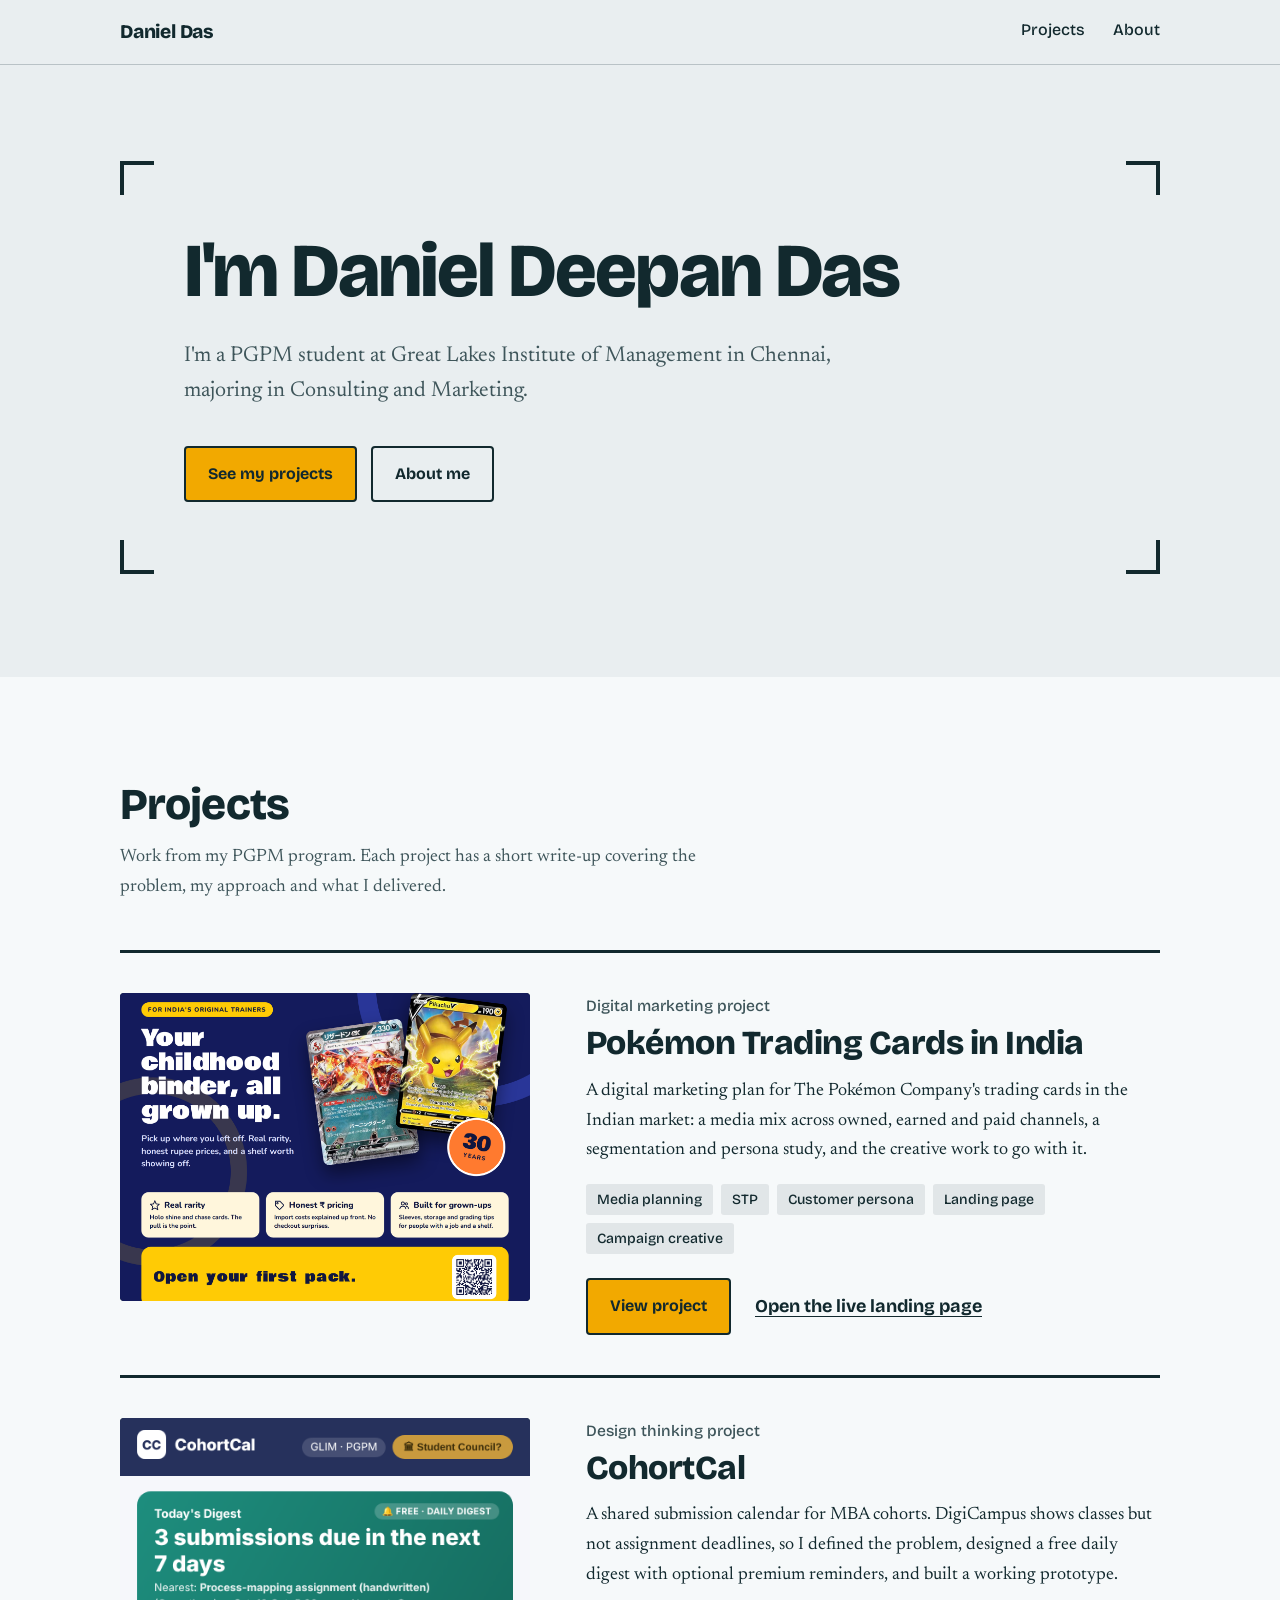
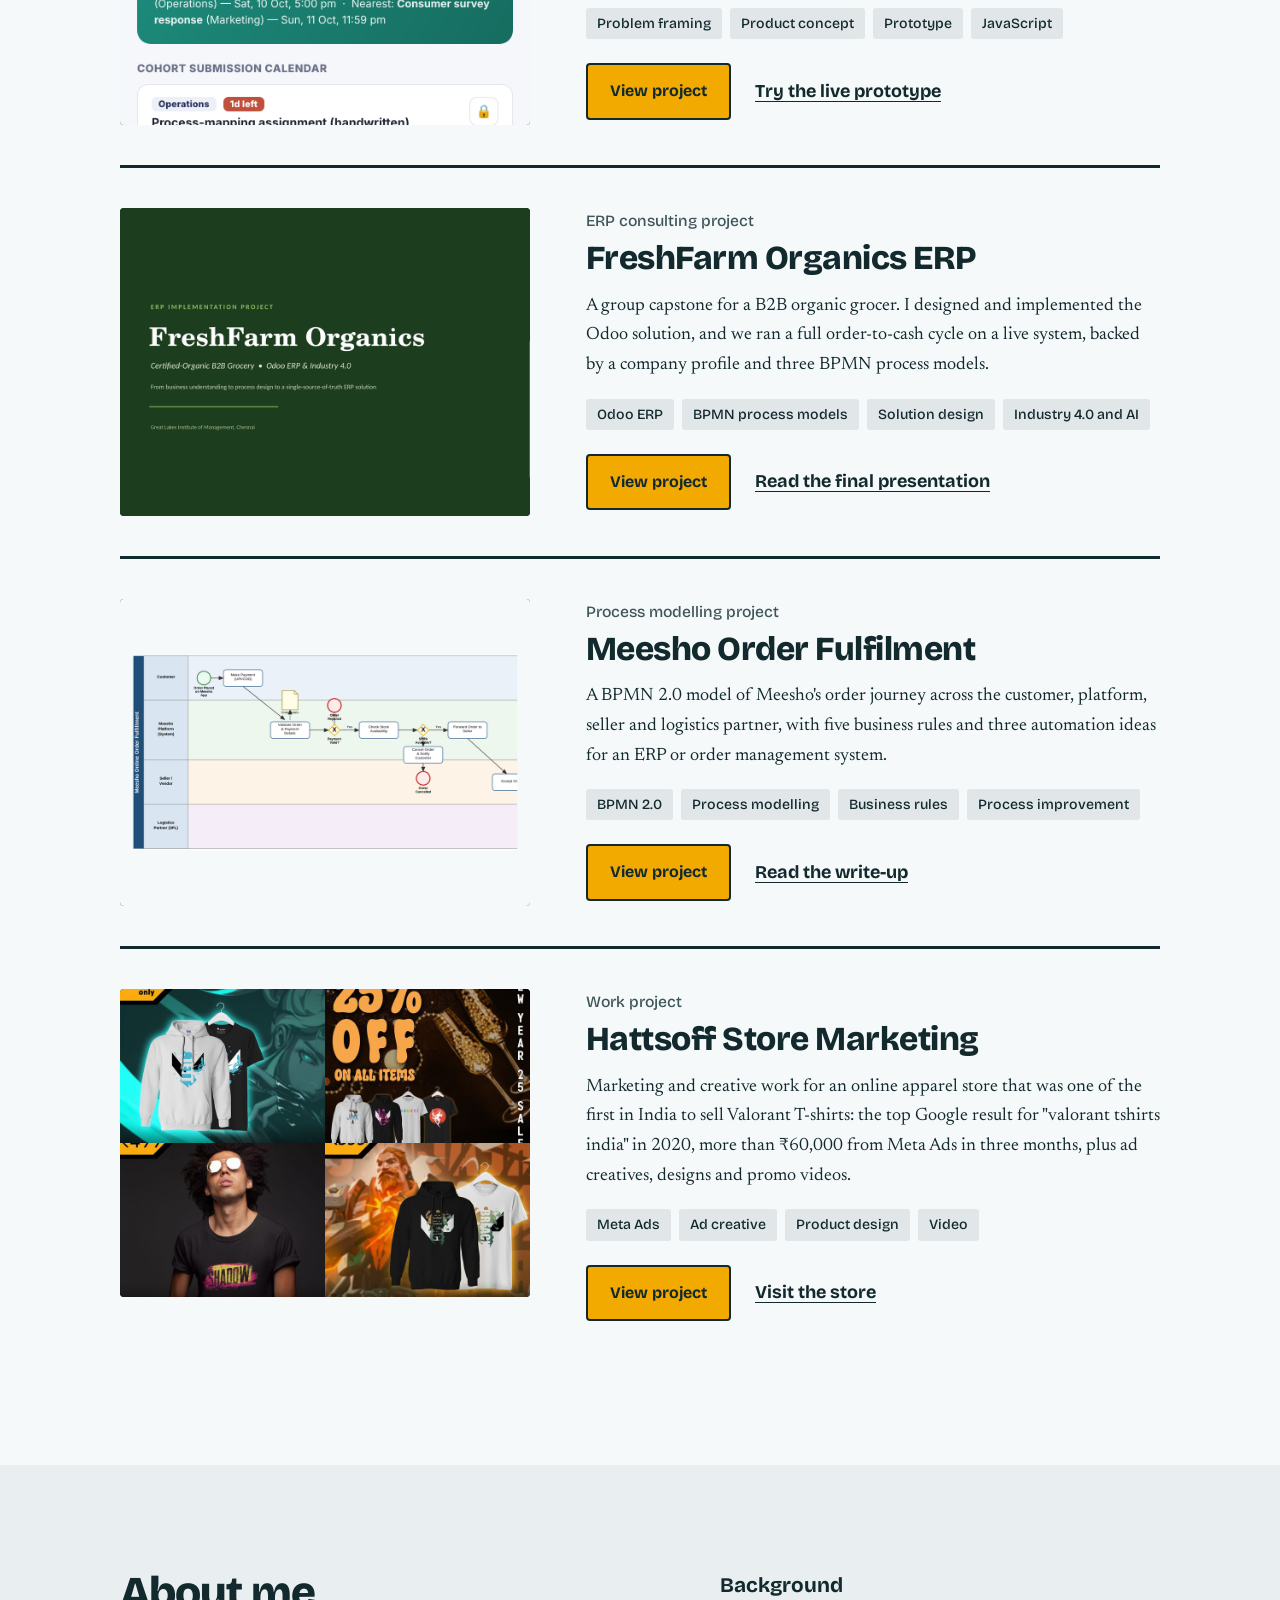
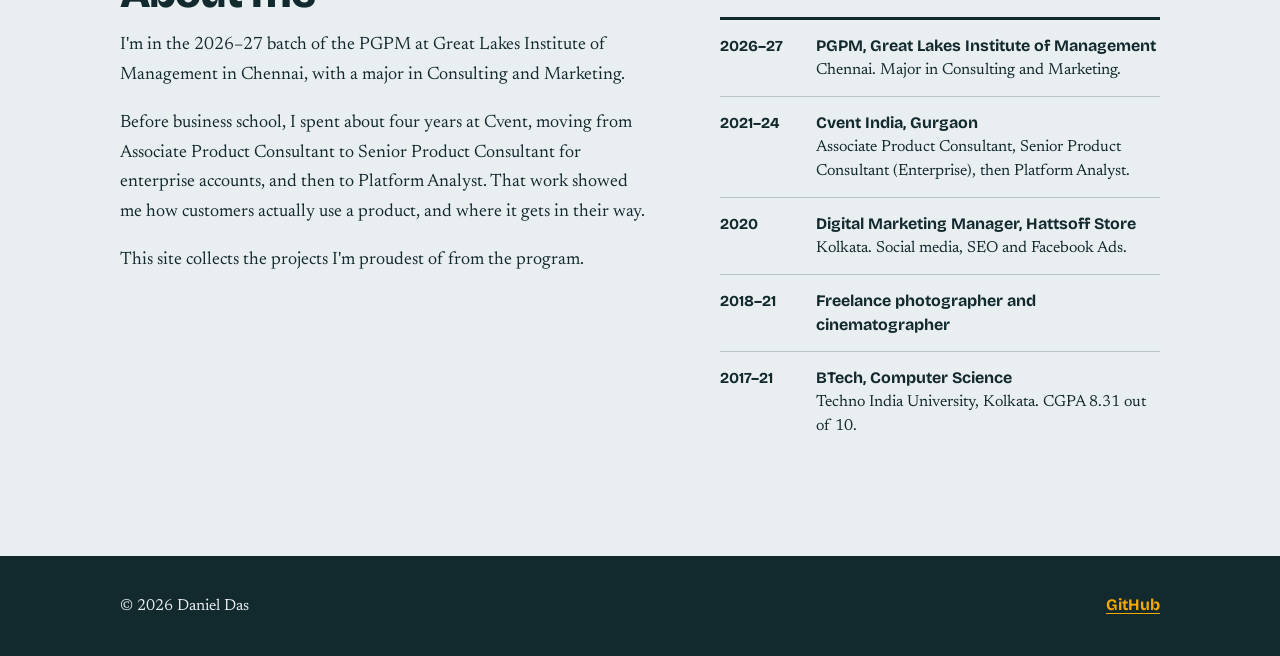
<file: index.html>
<!doctype html>
<html lang="en">
<head>
  <meta charset="utf-8">
  <meta name="viewport" content="width=device-width, initial-scale=1">
  <title>Daniel Das | Portfolio</title>
  <meta name="description" content="Portfolio of Daniel Das, PGPM student at Great Lakes Institute of Management (Consulting and Marketing major) with four years of customer success and platform consulting experience.">
  <link rel="preconnect" href="https://fonts.googleapis.com">
  <link rel="preconnect" href="https://fonts.gstatic.com" crossorigin>
  <link href="https://fonts.googleapis.com/css2?family=Bricolage+Grotesque:opsz,wght@12..96,500;12..96,700;12..96,800&family=Newsreader:ital,opsz,wght@0,6..72,400;0,6..72,600;1,6..72,400&display=swap" rel="stylesheet">
  <link rel="stylesheet" href="style.css">
</head>
<body>
  <a class="skip" href="#main">Skip to content</a>

  <header class="site-nav">
    <nav class="container" aria-label="Main">
      <a class="brand" href="index.html">Daniel Das</a>
      <ul class="nav-links">
        <li><a href="#projects">Projects</a></li>
        <li><a href="#about">About</a></li>
      </ul>
    </nav>
  </header>

  <main id="main">
    <section class="hero">
      <div class="container">
        <div class="frame">
          <span class="corner tl" aria-hidden="true"></span>
          <span class="corner tr" aria-hidden="true"></span>
          <span class="corner bl" aria-hidden="true"></span>
          <span class="corner br" aria-hidden="true"></span>
          <h1>I'm Daniel Deepan Das</h1>
          <p class="lede">I'm a PGPM student at Great Lakes Institute of Management in Chennai, majoring in Consulting and Marketing.</p>
          <div class="actions">
            <a class="btn btn-primary" href="#projects">See my projects</a>
            <a class="btn btn-ghost" href="#about">About me</a>
          </div>
        </div>
      </div>
    </section>

    <section class="section section-alt" id="projects">
      <div class="container">
        <h2>Projects</h2>
        <p class="section-intro">Work from my PGPM program. Each project has a short write-up covering the problem, my approach and what I delivered.</p>

        <article class="project">
          <figure class="thumb" data-initial="P">
            <img src="assets/pokemon-poster.png" alt="Poster for the Pokémon trading cards campaign" loading="lazy" onerror="this.remove()">
          </figure>
          <div class="project-body">
            <p class="kind">Digital marketing project</p>
            <h3>Pokémon Trading Cards in India</h3>
            <p>A digital marketing plan for The Pokémon Company's trading cards in the Indian market: a media mix across owned, earned and paid channels, a segmentation and persona study, and the creative work to go with it.</p>
            <ul class="tags">
              <li>Media planning</li>
              <li>STP</li>
              <li>Customer persona</li>
              <li>Landing page</li>
              <li>Campaign creative</li>
            </ul>
            <div class="links">
              <a class="btn btn-primary" href="projects/pokemon.html">View project</a>
              <a class="text-link" href="https://daniel-d-das.github.io/ThePokemonCompany/" target="_blank" rel="noopener">Open the live landing page</a>
            </div>
          </div>
        </article>

        <article class="project">
          <figure class="thumb" data-initial="C">
            <img src="assets/cohortcal-preview.png" alt="CohortCal app showing the daily digest and the first submissions on the cohort calendar" loading="lazy" onerror="this.remove()">
          </figure>
          <div class="project-body">
            <p class="kind">Design thinking project</p>
            <h3>CohortCal</h3>
            <p>A shared submission calendar for MBA cohorts. DigiCampus shows classes but not assignment deadlines, so I defined the problem, designed a free daily digest with optional premium reminders, and built a working prototype.</p>
            <ul class="tags">
              <li>Problem framing</li>
              <li>Product concept</li>
              <li>Prototype</li>
              <li>JavaScript</li>
            </ul>
            <div class="links">
              <a class="btn btn-primary" href="projects/cohortcal.html">View project</a>
              <a class="text-link" href="https://daniel-d-das.github.io/CohortCal/" target="_blank" rel="noopener">Try the live prototype</a>
            </div>
          </div>
        </article>

        <article class="project">
          <figure class="thumb" data-initial="E">
            <img src="assets/erp-preview.png" alt="Title slide of the FreshFarm Organics ERP presentation" loading="lazy" onerror="this.remove()">
          </figure>
          <div class="project-body">
            <p class="kind">ERP consulting project</p>
            <h3>FreshFarm Organics ERP</h3>
            <p>A group capstone for a B2B organic grocer. I designed and implemented the Odoo solution, and we ran a full order-to-cash cycle on a live system, backed by a company profile and three BPMN process models.</p>
            <ul class="tags">
              <li>Odoo ERP</li>
              <li>BPMN process models</li>
              <li>Solution design</li>
              <li>Industry 4.0 and AI</li>
            </ul>
            <div class="links">
              <a class="btn btn-primary" href="projects/erp.html">View project</a>
              <a class="text-link" href="assets/erp-final-presentation.pdf">Read the final presentation</a>
            </div>
          </div>
        </article>

        <article class="project">
          <figure class="thumb" data-initial="M">
            <img src="assets/meesho-preview.png" alt="Part of the BPMN swim-lane diagram of Meesho online order fulfilment" loading="lazy" onerror="this.remove()">
          </figure>
          <div class="project-body">
            <p class="kind">Process modelling project</p>
            <h3>Meesho Order Fulfilment</h3>
            <p>A BPMN 2.0 model of Meesho's order journey across the customer, platform, seller and logistics partner, with five business rules and three automation ideas for an ERP or order management system.</p>
            <ul class="tags">
              <li>BPMN 2.0</li>
              <li>Process modelling</li>
              <li>Business rules</li>
              <li>Process improvement</li>
            </ul>
            <div class="links">
              <a class="btn btn-primary" href="projects/meesho-bpmn.html">View project</a>
              <a class="text-link" href="assets/meesho-bpmn-assignment.pdf">Read the write-up</a>
            </div>
          </div>
        </article>

        <article class="project">
          <figure class="thumb" data-initial="H">
            <img src="assets/hattsoff-preview.jpg" alt="Four Hattsoff Store ads and posters: a hoodie and T-shirt ad, a New Year sale poster, a Shadow T-shirt ad and another apparel ad" loading="lazy" onerror="this.remove()">
          </figure>
          <div class="project-body">
            <p class="kind">Work project</p>
            <h3>Hattsoff Store Marketing</h3>
            <p>Marketing and creative work for an online apparel store that was one of the first in India to sell Valorant T-shirts: the top Google result for "valorant tshirts india" in 2020, more than ₹60,000 from Meta Ads in three months, plus ad creatives, designs and promo videos.</p>
            <ul class="tags">
              <li>Meta Ads</li>
              <li>Ad creative</li>
              <li>Product design</li>
              <li>Video</li>
            </ul>
            <div class="links">
              <a class="btn btn-primary" href="projects/hattsoff.html">View project</a>
              <a class="text-link" href="https://www.hattsoffstore.com" target="_blank" rel="noopener">Visit the store</a>
            </div>
          </div>
        </article>

        <!-- ADD THE NEXT PROJECT: copy the whole <article class="project"> block above, paste it here,
             then change the image, title, description, tags and links. Use a new letter in data-initial. -->
      </div>
    </section>

    

    <section class="section" id="about">
      <div class="container about">
        <div>
          <h2>About me</h2>
          <p>I'm in the 2026–27 batch of the PGPM at Great Lakes Institute of Management in Chennai, with a major in Consulting and Marketing.</p>
          <p>Before business school, I spent about four years at Cvent, moving from Associate Product Consultant to Senior Product Consultant for enterprise accounts, and then to Platform Analyst. That work showed me how customers actually use a product, and where it gets in their way.</p>
          <p>This site collects the projects I'm proudest of from the program.</p>
        </div>
        <div>
          <h3>Background</h3>
          <ul class="timeline">
            <li>
              <div class="when">2026–27</div>
              <div class="what"><strong>PGPM, Great Lakes Institute of Management</strong>Chennai. Major in Consulting and Marketing.</div>
            </li>
            <li>
              <div class="when">2021–24</div>
              <div class="what"><strong>Cvent India, Gurgaon</strong>Associate Product Consultant, Senior Product Consultant (Enterprise), then Platform Analyst.</div>
            </li>
            <li>
              <div class="when">2020</div>
              <div class="what"><strong>Digital Marketing Manager, Hattsoff Store</strong>Kolkata. Social media, SEO and Facebook Ads.</div>
            </li>
            <li>
              <div class="when">2018–21</div>
              <div class="what"><strong>Freelance photographer and cinematographer</strong></div>
            </li>
            <li>
              <div class="when">2017–21</div>
              <div class="what"><strong>BTech, Computer Science</strong>Techno India University, Kolkata. CGPA 8.31 out of 10.</div>
            </li>
          </ul>
        </div>
      </div>
    </section>
  </main>

  <footer class="site-footer">
    <div class="container">
      <p>© 2026 Daniel Das</p>
      <p>
        <a href="https://github.com/daniel-d-das" target="_blank" rel="noopener">GitHub</a>
        <!-- ADD YOUR LINKS: copy the line above for LinkedIn or email, e.g.
        &nbsp;&nbsp;<a href="https://www.linkedin.com/in/YOUR-HANDLE" target="_blank" rel="noopener">LinkedIn</a>
        &nbsp;&nbsp;<a href="mailto:you@example.com">Email</a> -->
      </p>
    </div>
  </footer>
</body>
</html>
</file>
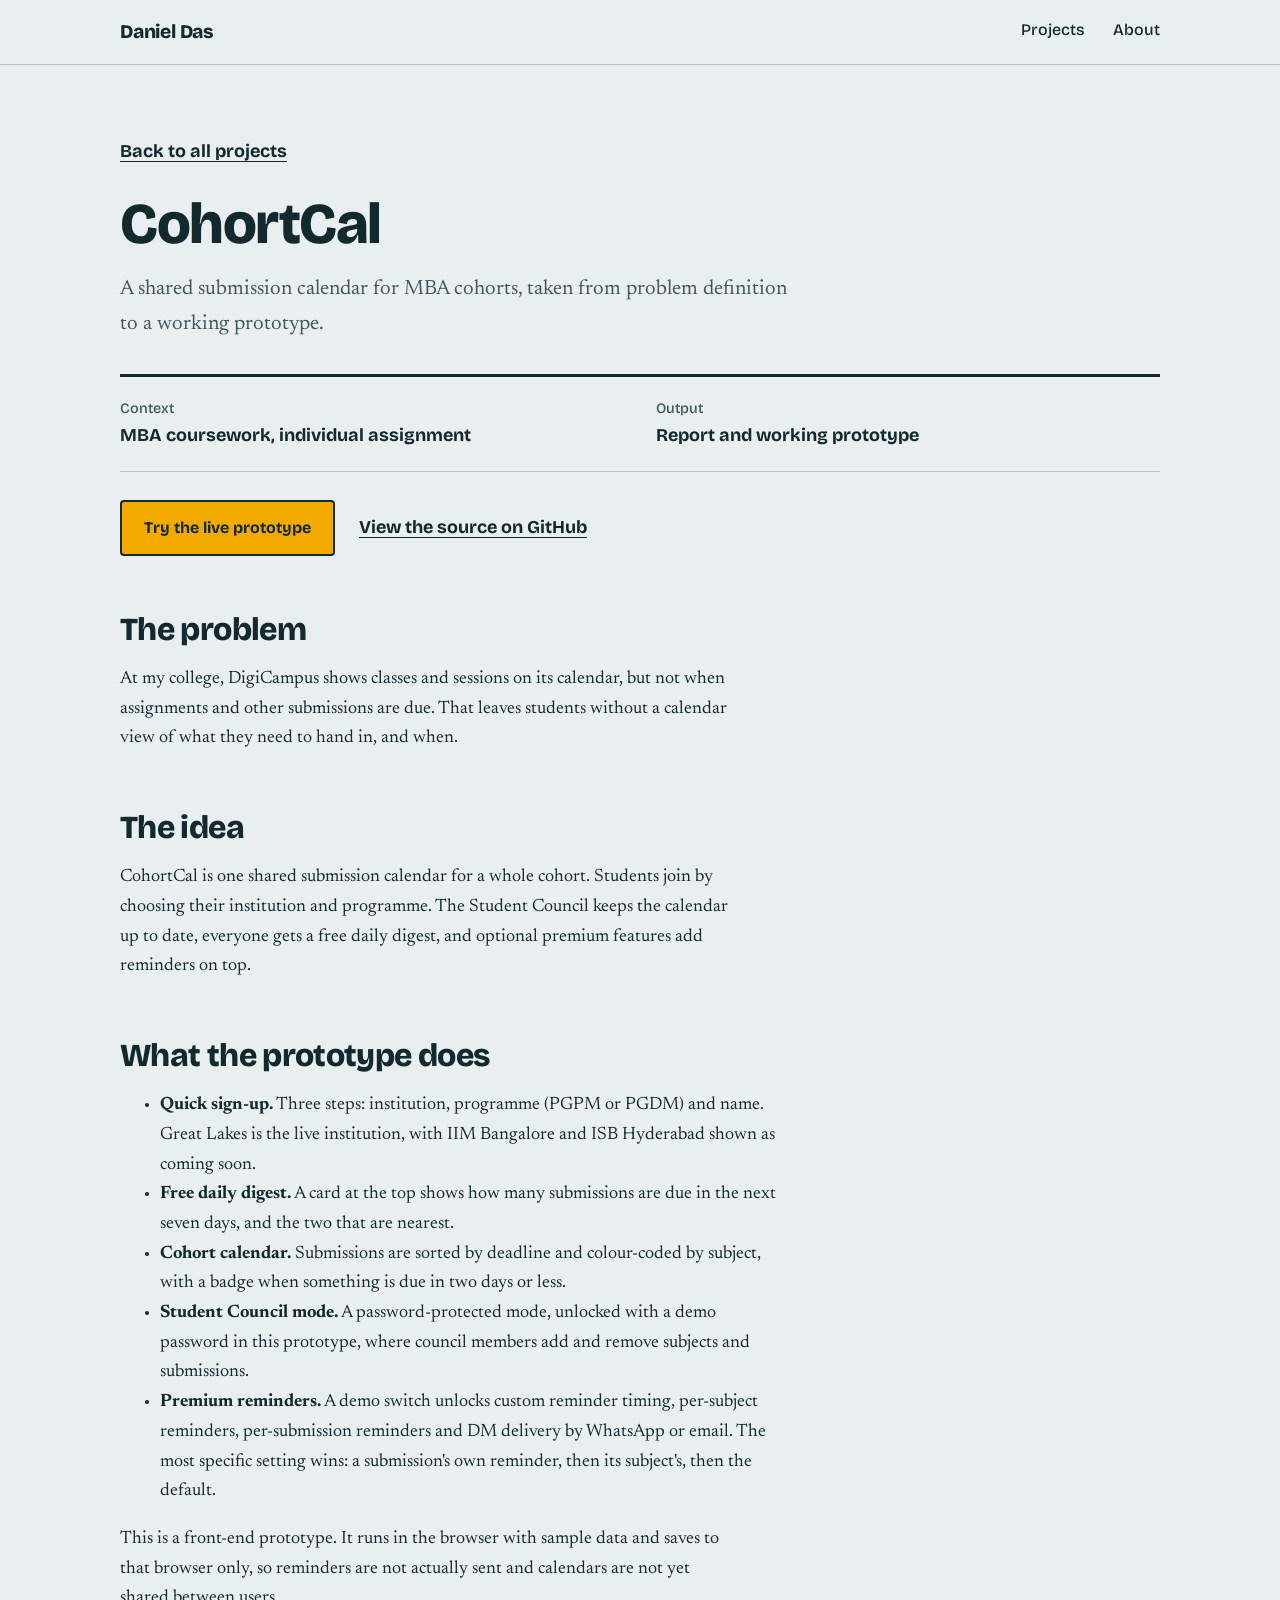
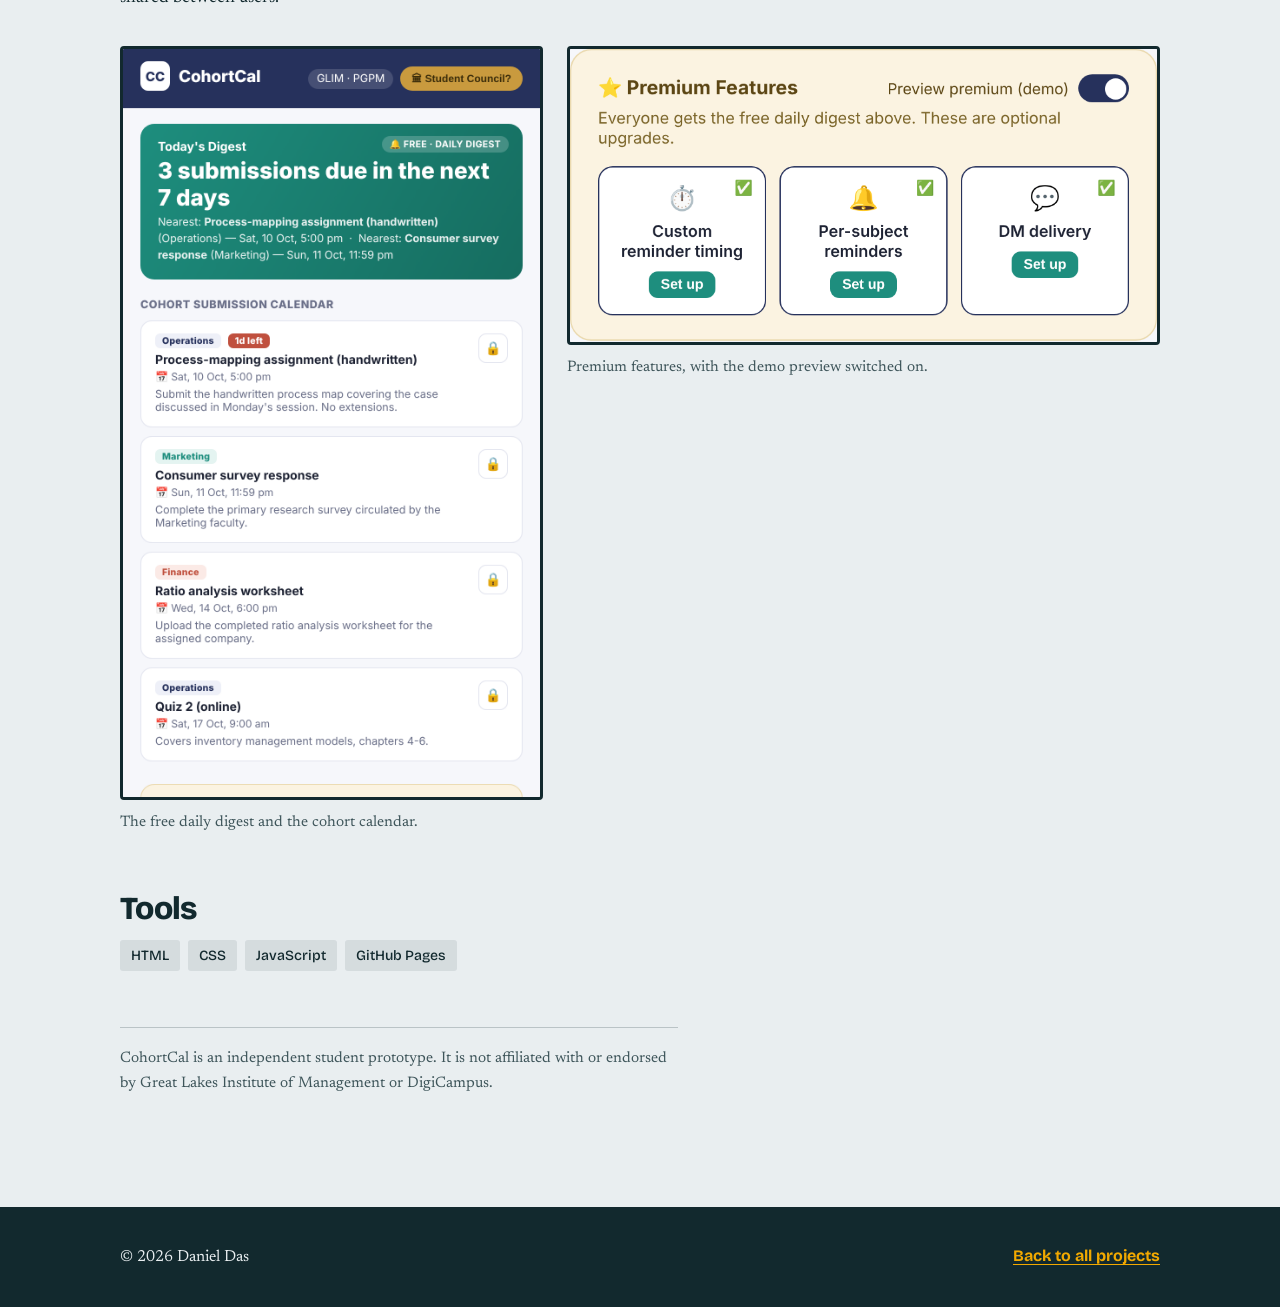
<file: projects/cohortcal.html>
<!doctype html>
<html lang="en">
<head>
  <meta charset="utf-8">
  <meta name="viewport" content="width=device-width, initial-scale=1">
  <title>CohortCal | Daniel Das</title>
  <meta name="description" content="A shared submission calendar for MBA cohorts, taken from problem definition to a working prototype with a free daily digest and optional premium reminders.">
  <link rel="preconnect" href="https://fonts.googleapis.com">
  <link rel="preconnect" href="https://fonts.gstatic.com" crossorigin>
  <link href="https://fonts.googleapis.com/css2?family=Bricolage+Grotesque:opsz,wght@12..96,500;12..96,700;12..96,800&family=Newsreader:ital,opsz,wght@0,6..72,400;0,6..72,600;1,6..72,400&display=swap" rel="stylesheet">
  <link rel="stylesheet" href="../style.css">
</head>
<body>
  <a class="skip" href="#main">Skip to content</a>

  <header class="site-nav">
    <nav class="container" aria-label="Main">
      <a class="brand" href="../index.html">Daniel Das</a>
      <ul class="nav-links">
        <li><a href="../index.html#projects">Projects</a></li>
        <li><a href="../index.html#about">About</a></li>
      </ul>
    </nav>
  </header>

  <main id="main" class="case">
    <div class="container">
      <a class="back" href="../index.html#projects">Back to all projects</a>

      <h1>CohortCal</h1>
      <p class="case-lede">A shared submission calendar for MBA cohorts, taken from problem definition to a working prototype.</p>

      <dl class="meta">
        <div><dt>Context</dt><dd>MBA coursework, individual assignment</dd></div>
        <div><dt>Output</dt><dd>Report and working prototype</dd></div>
      </dl>

      <div class="links case-links">
        <a class="btn btn-primary" href="https://daniel-d-das.github.io/CohortCal/" target="_blank" rel="noopener">Try the live prototype</a>
        <a class="text-link" href="https://github.com/daniel-d-das/CohortCal" target="_blank" rel="noopener">View the source on GitHub</a>
      </div>

      <h2>The problem</h2>
      <p>At my college, DigiCampus shows classes and sessions on its calendar, but not when assignments and other submissions are due. That leaves students without a calendar view of what they need to hand in, and when.</p>

      <h2>The idea</h2>
      <p>CohortCal is one shared submission calendar for a whole cohort. Students join by choosing their institution and programme. The Student Council keeps the calendar up to date, everyone gets a free daily digest, and optional premium features add reminders on top.</p>

      <h2>What the prototype does</h2>
      <ul>
        <li><strong>Quick sign-up.</strong> Three steps: institution, programme (PGPM or PGDM) and name. Great Lakes is the live institution, with IIM Bangalore and ISB Hyderabad shown as coming soon.</li>
        <li><strong>Free daily digest.</strong> A card at the top shows how many submissions are due in the next seven days, and the two that are nearest.</li>
        <li><strong>Cohort calendar.</strong> Submissions are sorted by deadline and colour-coded by subject, with a badge when something is due in two days or less.</li>
        <li><strong>Student Council mode.</strong> A password-protected mode, unlocked with a demo password in this prototype, where council members add and remove subjects and submissions.</li>
        <li><strong>Premium reminders.</strong> A demo switch unlocks custom reminder timing, per-subject reminders, per-submission reminders and DM delivery by WhatsApp or email. The most specific setting wins: a submission's own reminder, then its subject's, then the default.</li>
      </ul>
      <p>This is a front-end prototype. It runs in the browser with sample data and saves to that browser only, so reminders are not actually sent and calendars are not yet shared between users.</p>

      <div class="shots">
        <figure>
          <img src="../assets/cohortcal-calendar.png" alt="CohortCal main screen with the daily digest card and the first submissions on the cohort calendar" loading="lazy" onerror="this.closest('figure').remove()">
          <figcaption>The free daily digest and the cohort calendar.</figcaption>
        </figure>
        <figure>
          <img src="../assets/cohortcal-premium.png" alt="CohortCal premium panel showing custom reminder timing, per-subject reminders and DM delivery unlocked in preview mode" loading="lazy" onerror="this.closest('figure').remove()">
          <figcaption>Premium features, with the demo preview switched on.</figcaption>
        </figure>
      </div>

      <h2>Tools</h2>
      <ul class="tags">
        <li>HTML</li>
        <li>CSS</li>
        <li>JavaScript</li>
        <li>GitHub Pages</li>
      </ul>

      <p class="note">CohortCal is an independent student prototype. It is not affiliated with or endorsed by Great Lakes Institute of Management or DigiCampus.</p>
    </div>
  </main>

  <footer class="site-footer">
    <div class="container">
      <p>© 2026 Daniel Das</p>
      <p><a href="../index.html#projects">Back to all projects</a></p>
    </div>
  </footer>
</body>
</html>
</file>
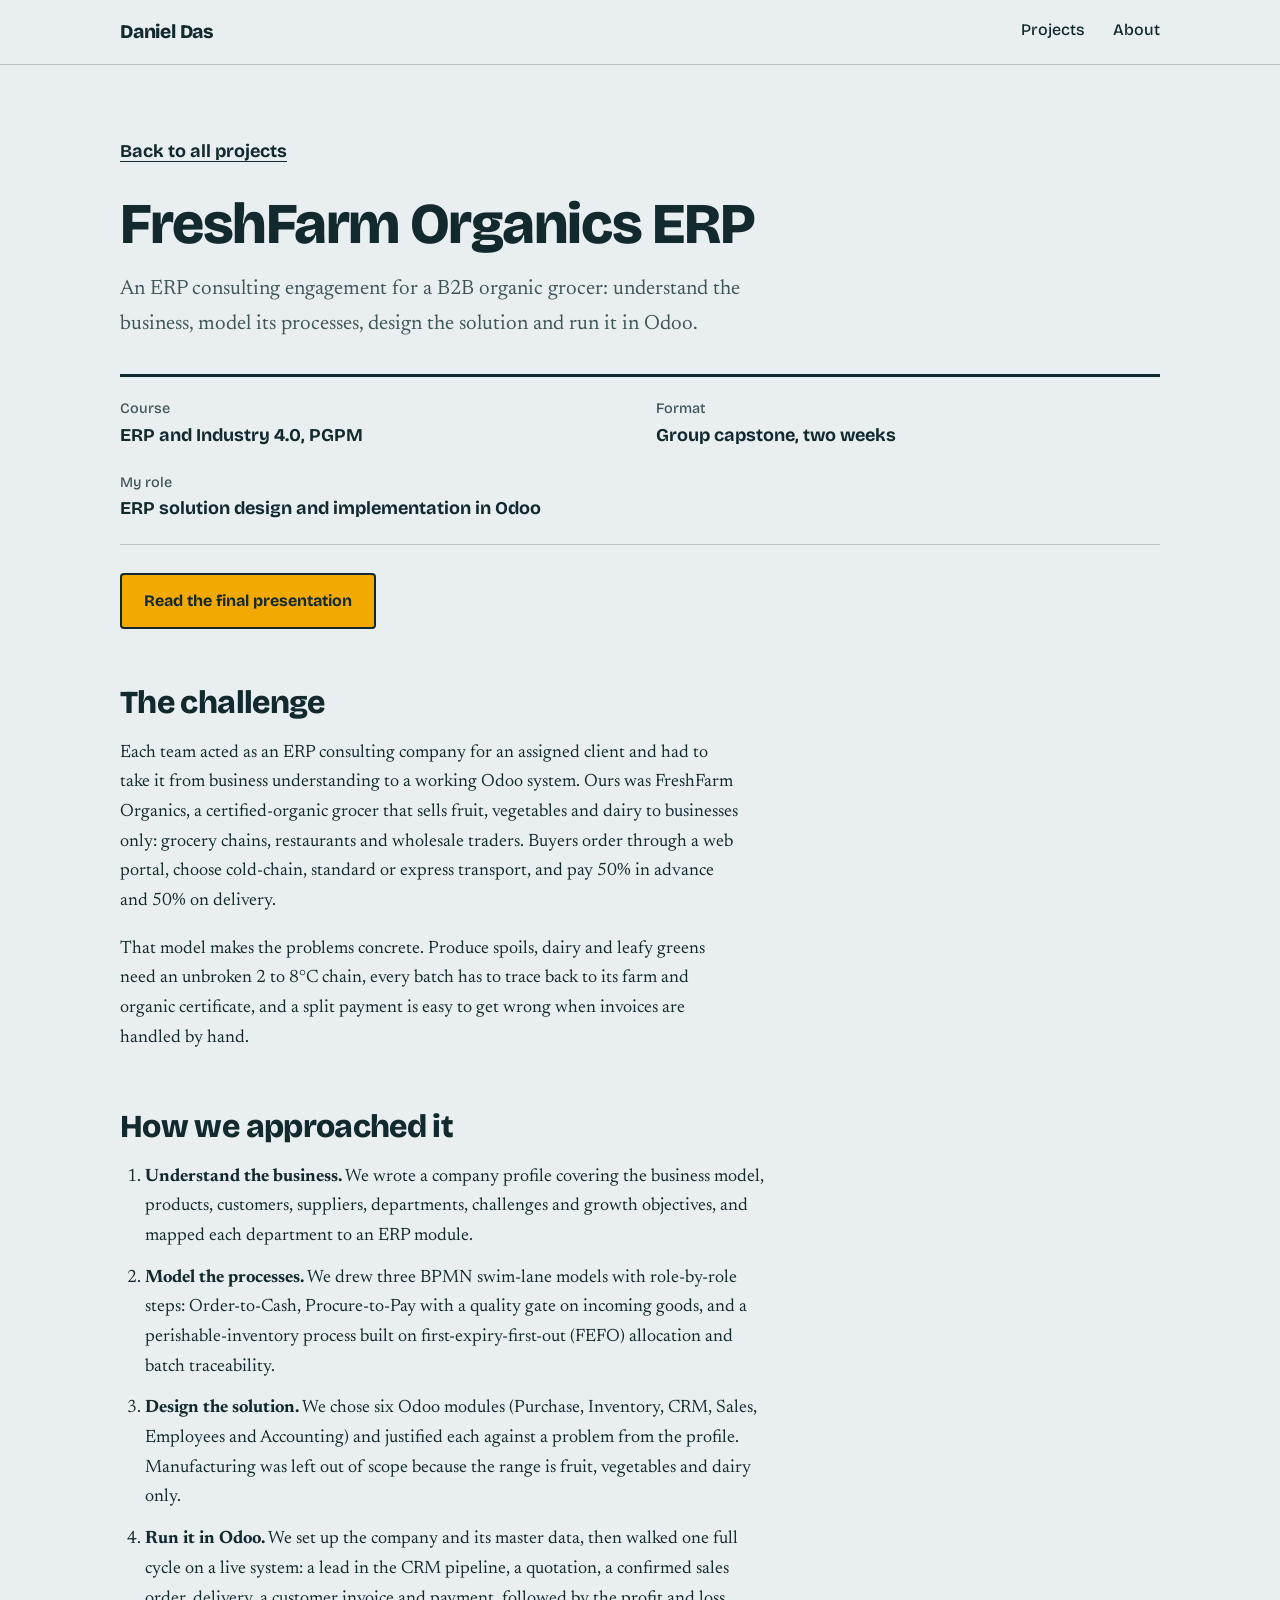
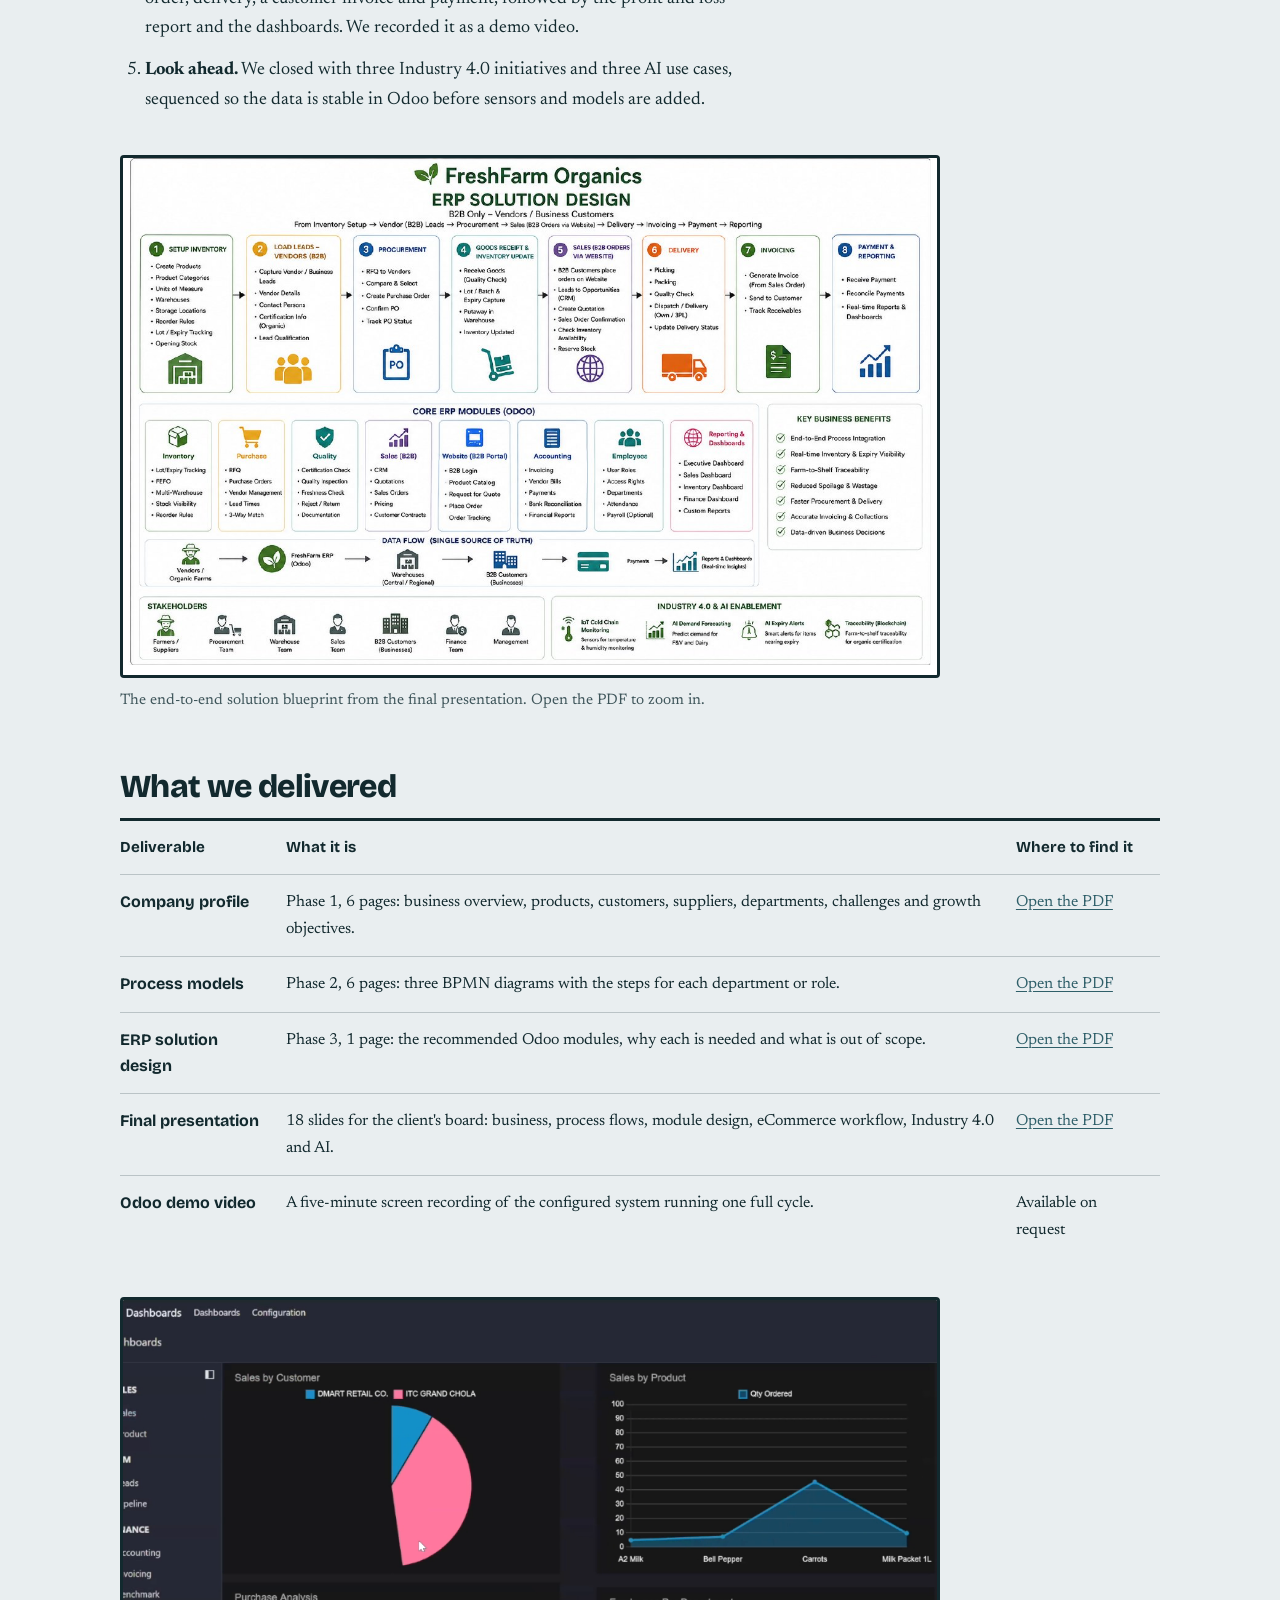
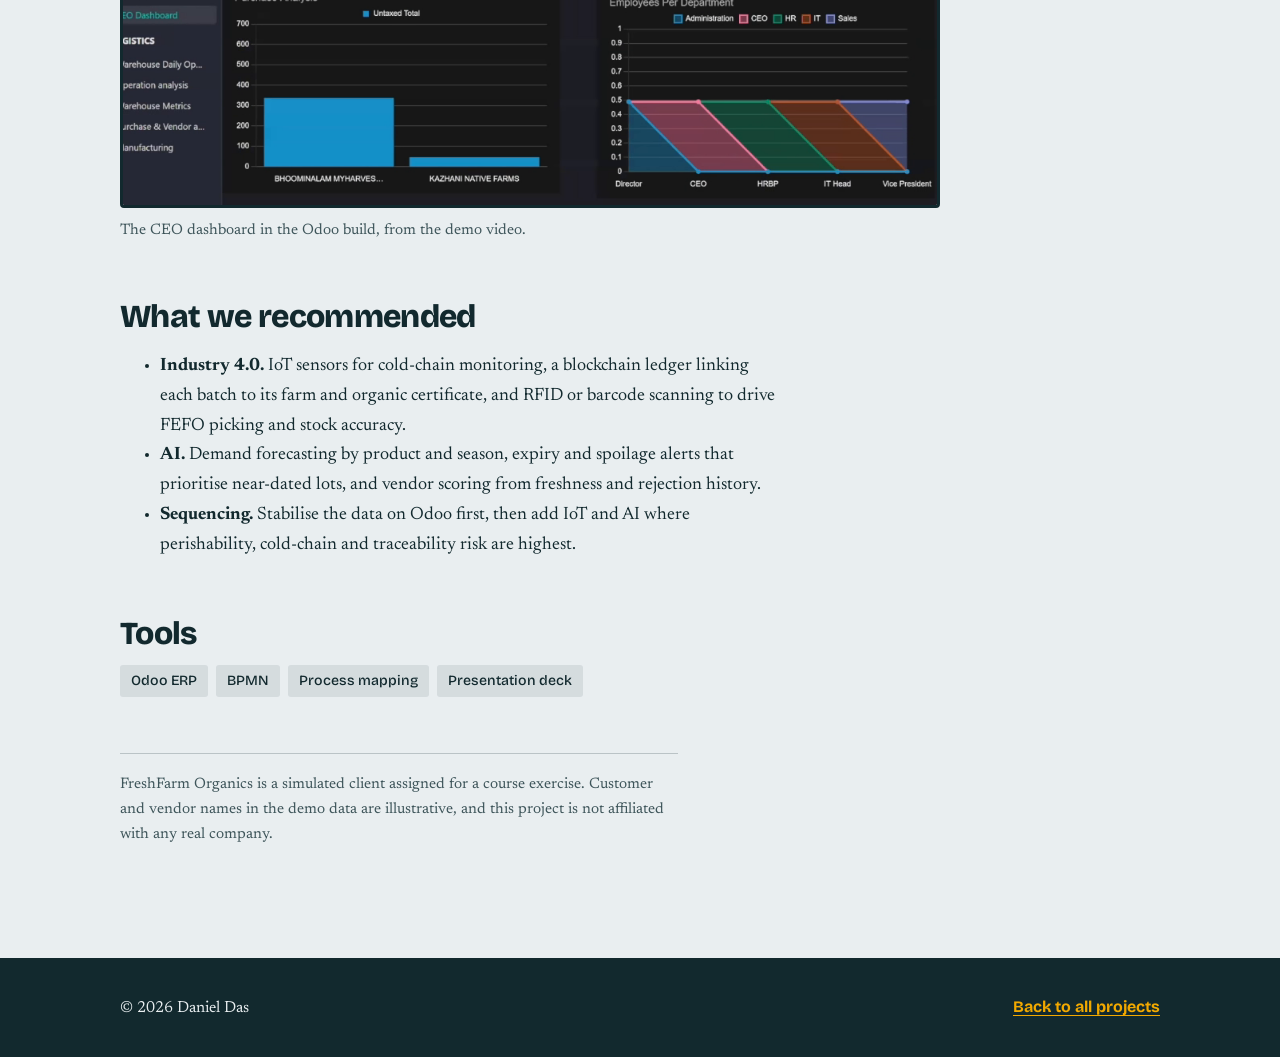
<file: projects/erp.html>
<!doctype html>
<html lang="en">
<head>
  <meta charset="utf-8">
  <meta name="viewport" content="width=device-width, initial-scale=1">
  <title>FreshFarm Organics ERP | Daniel Das</title>
  <meta name="description" content="An ERP consulting project for a B2B organic grocer: company profile, three BPMN process models, an Odoo solution design, a full order-to-cash cycle in Odoo, and Industry 4.0 and AI recommendations.">
  <link rel="preconnect" href="https://fonts.googleapis.com">
  <link rel="preconnect" href="https://fonts.gstatic.com" crossorigin>
  <link href="https://fonts.googleapis.com/css2?family=Bricolage+Grotesque:opsz,wght@12..96,500;12..96,700;12..96,800&family=Newsreader:ital,opsz,wght@0,6..72,400;0,6..72,600;1,6..72,400&display=swap" rel="stylesheet">
  <link rel="stylesheet" href="../style.css">
</head>
<body>
  <a class="skip" href="#main">Skip to content</a>

  <header class="site-nav">
    <nav class="container" aria-label="Main">
      <a class="brand" href="../index.html">Daniel Das</a>
      <ul class="nav-links">
        <li><a href="../index.html#projects">Projects</a></li>
        <li><a href="../index.html#about">About</a></li>
      </ul>
    </nav>
  </header>

  <main id="main" class="case">
    <div class="container">
      <a class="back" href="../index.html#projects">Back to all projects</a>

      <h1>FreshFarm Organics ERP</h1>
      <p class="case-lede">An ERP consulting engagement for a B2B organic grocer: understand the business, model its processes, design the solution and run it in Odoo.</p>

      <dl class="meta">
        <div><dt>Course</dt><dd>ERP and Industry 4.0, PGPM</dd></div>
        <div><dt>Format</dt><dd>Group capstone, two weeks</dd></div>
        <div><dt>My role</dt><dd>ERP solution design and implementation in Odoo</dd></div>
      </dl>

      <div class="links case-links">
        <a class="btn btn-primary" href="../assets/erp-final-presentation.pdf">Read the final presentation</a>
      </div>

      <h2>The challenge</h2>
      <p>Each team acted as an ERP consulting company for an assigned client and had to take it from business understanding to a working Odoo system. Ours was FreshFarm Organics, a certified-organic grocer that sells fruit, vegetables and dairy to businesses only: grocery chains, restaurants and wholesale traders. Buyers order through a web portal, choose cold-chain, standard or express transport, and pay 50% in advance and 50% on delivery.</p>
      <p>That model makes the problems concrete. Produce spoils, dairy and leafy greens need an unbroken 2 to 8°C chain, every batch has to trace back to its farm and organic certificate, and a split payment is easy to get wrong when invoices are handled by hand.</p>

      <h2>How we approached it</h2>
      <ol class="steps">
        <li><strong>Understand the business.</strong> We wrote a company profile covering the business model, products, customers, suppliers, departments, challenges and growth objectives, and mapped each department to an ERP module.</li>
        <li><strong>Model the processes.</strong> We drew three BPMN swim-lane models with role-by-role steps: Order-to-Cash, Procure-to-Pay with a quality gate on incoming goods, and a perishable-inventory process built on first-expiry-first-out (FEFO) allocation and batch traceability.</li>
        <li><strong>Design the solution.</strong> We chose six Odoo modules (Purchase, Inventory, CRM, Sales, Employees and Accounting) and justified each against a problem from the profile. Manufacturing was left out of scope because the range is fruit, vegetables and dairy only.</li>
        <li><strong>Run it in Odoo.</strong> We set up the company and its master data, then walked one full cycle on a live system: a lead in the CRM pipeline, a quotation, a confirmed sales order, delivery, a customer invoice and payment, followed by the profit and loss report and the dashboards. We recorded it as a demo video.</li>
        <li><strong>Look ahead.</strong> We closed with three Industry 4.0 initiatives and three AI use cases, sequenced so the data is stable in Odoo before sensors and models are added.</li>
      </ol>

      <figure class="wide-fig">
        <img src="../assets/erp-solution-blueprint.jpg" alt="End-to-end ERP solution design for FreshFarm Organics, showing the flow from vendor onboarding through the core Odoo modules to reporting" loading="lazy" onerror="this.closest('figure').remove()">
        <figcaption>The end-to-end solution blueprint from the final presentation. Open the PDF to zoom in.</figcaption>
      </figure>

      <h2>What we delivered</h2>
      <div class="table-wrap">
        <table class="deliverables">
          <thead>
            <tr><th scope="col">Deliverable</th><th scope="col">What it is</th><th scope="col">Where to find it</th></tr>
          </thead>
          <tbody>
            <tr>
              <th scope="row">Company profile</th>
              <td>Phase 1, 6 pages: business overview, products, customers, suppliers, departments, challenges and growth objectives.</td>
              <td><a href="../assets/erp-phase1-company-profile.pdf">Open the PDF</a></td>
            </tr>
            <tr>
              <th scope="row">Process models</th>
              <td>Phase 2, 6 pages: three BPMN diagrams with the steps for each department or role.</td>
              <td><a href="../assets/erp-phase2-process-models.pdf">Open the PDF</a></td>
            </tr>
            <tr>
              <th scope="row">ERP solution design</th>
              <td>Phase 3, 1 page: the recommended Odoo modules, why each is needed and what is out of scope.</td>
              <td><a href="../assets/erp-phase3-solution-design.pdf">Open the PDF</a></td>
            </tr>
            <tr>
              <th scope="row">Final presentation</th>
              <td>18 slides for the client's board: business, process flows, module design, eCommerce workflow, Industry 4.0 and AI.</td>
              <td><a href="../assets/erp-final-presentation.pdf">Open the PDF</a></td>
            </tr>
            <tr>
              <th scope="row">Odoo demo video</th>
              <td>A five-minute screen recording of the configured system running one full cycle.</td>
              <td>Available on request</td>
            </tr>
          </tbody>
        </table>
      </div>

      <figure class="wide-fig">
        <img src="../assets/erp-ceo-dashboard.png" alt="CEO dashboard in Odoo with sales by customer, sales by product, purchase analysis and employees per department" loading="lazy" onerror="this.closest('figure').remove()">
        <figcaption>The CEO dashboard in the Odoo build, from the demo video.</figcaption>
      </figure>

      <h2>What we recommended</h2>
      <ul>
        <li><strong>Industry 4.0.</strong> IoT sensors for cold-chain monitoring, a blockchain ledger linking each batch to its farm and organic certificate, and RFID or barcode scanning to drive FEFO picking and stock accuracy.</li>
        <li><strong>AI.</strong> Demand forecasting by product and season, expiry and spoilage alerts that prioritise near-dated lots, and vendor scoring from freshness and rejection history.</li>
        <li><strong>Sequencing.</strong> Stabilise the data on Odoo first, then add IoT and AI where perishability, cold-chain and traceability risk are highest.</li>
      </ul>

      <h2>Tools</h2>
      <ul class="tags">
        <li>Odoo ERP</li>
        <li>BPMN</li>
        <li>Process mapping</li>
        <li>Presentation deck</li>
      </ul>

      <p class="note">FreshFarm Organics is a simulated client assigned for a course exercise. Customer and vendor names in the demo data are illustrative, and this project is not affiliated with any real company.</p>
    </div>
  </main>

  <footer class="site-footer">
    <div class="container">
      <p>© 2026 Daniel Das</p>
      <p><a href="../index.html#projects">Back to all projects</a></p>
    </div>
  </footer>
</body>
</html>
</file>
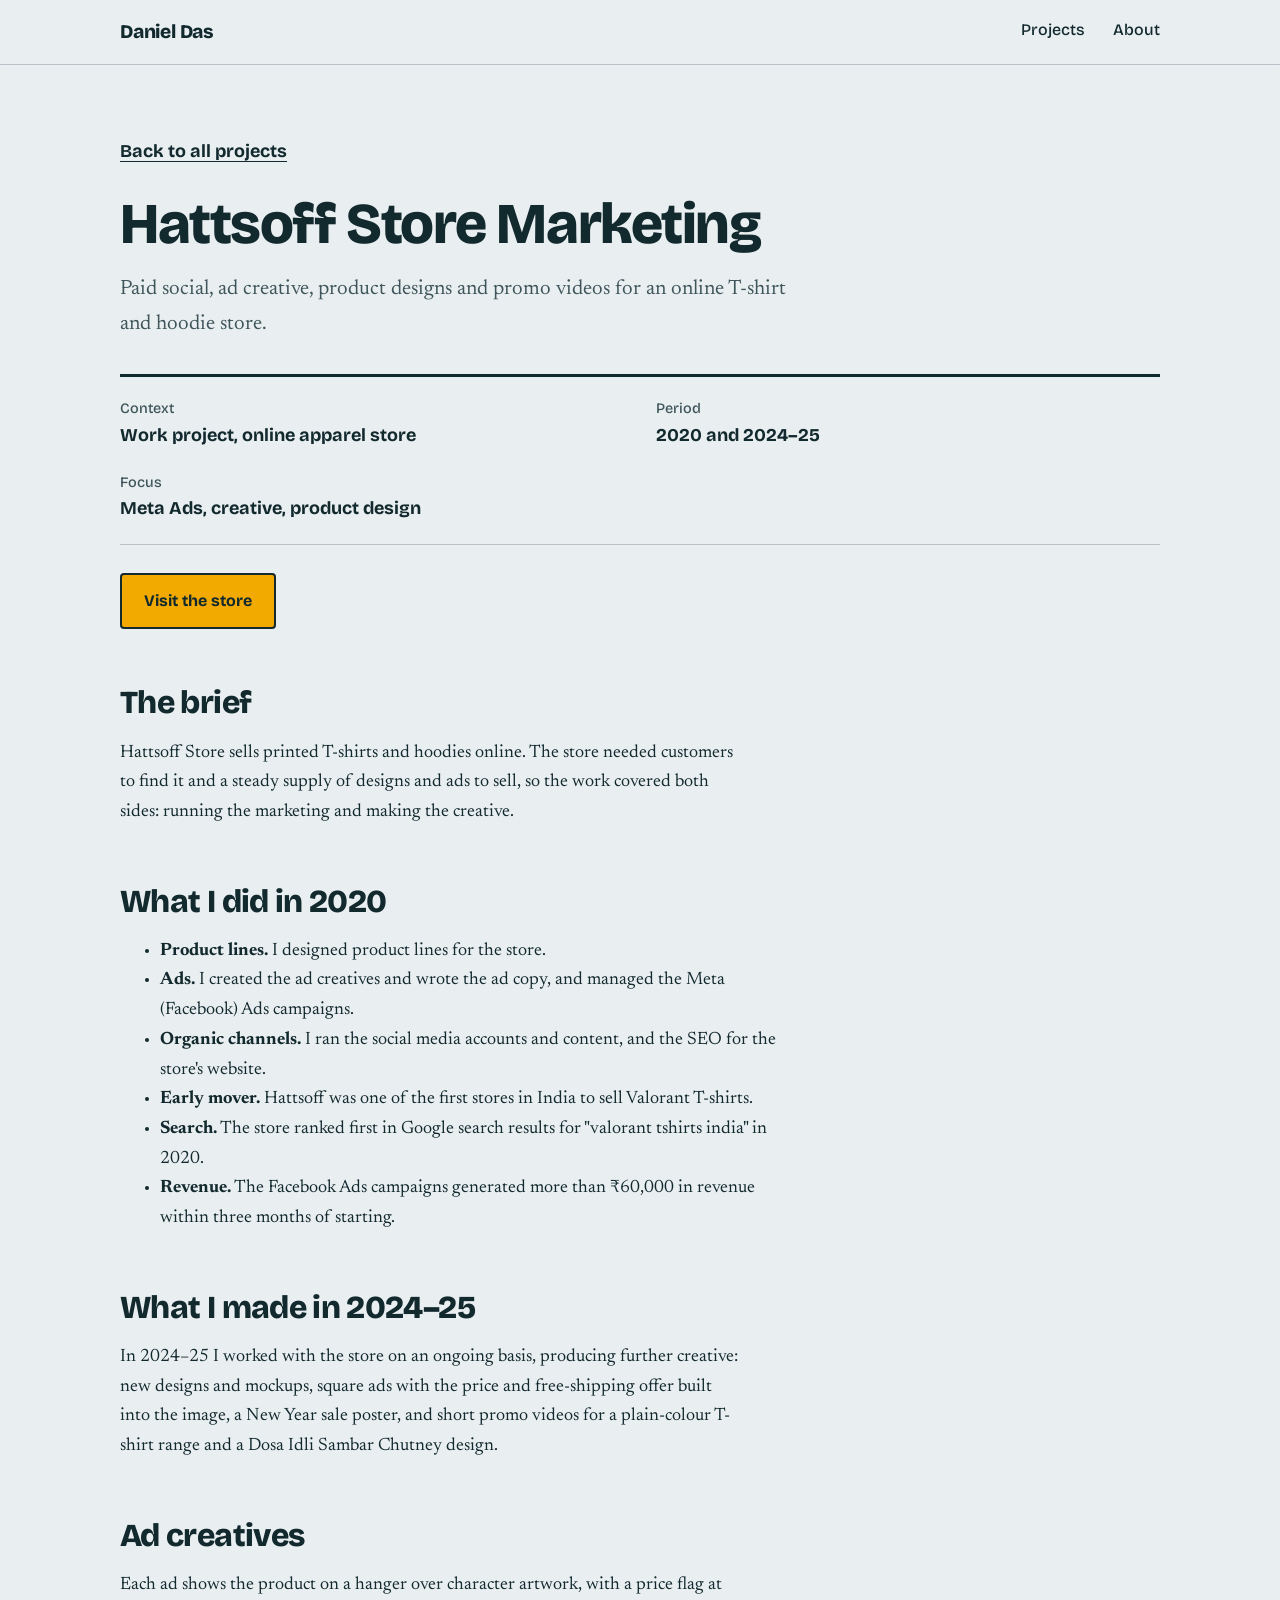
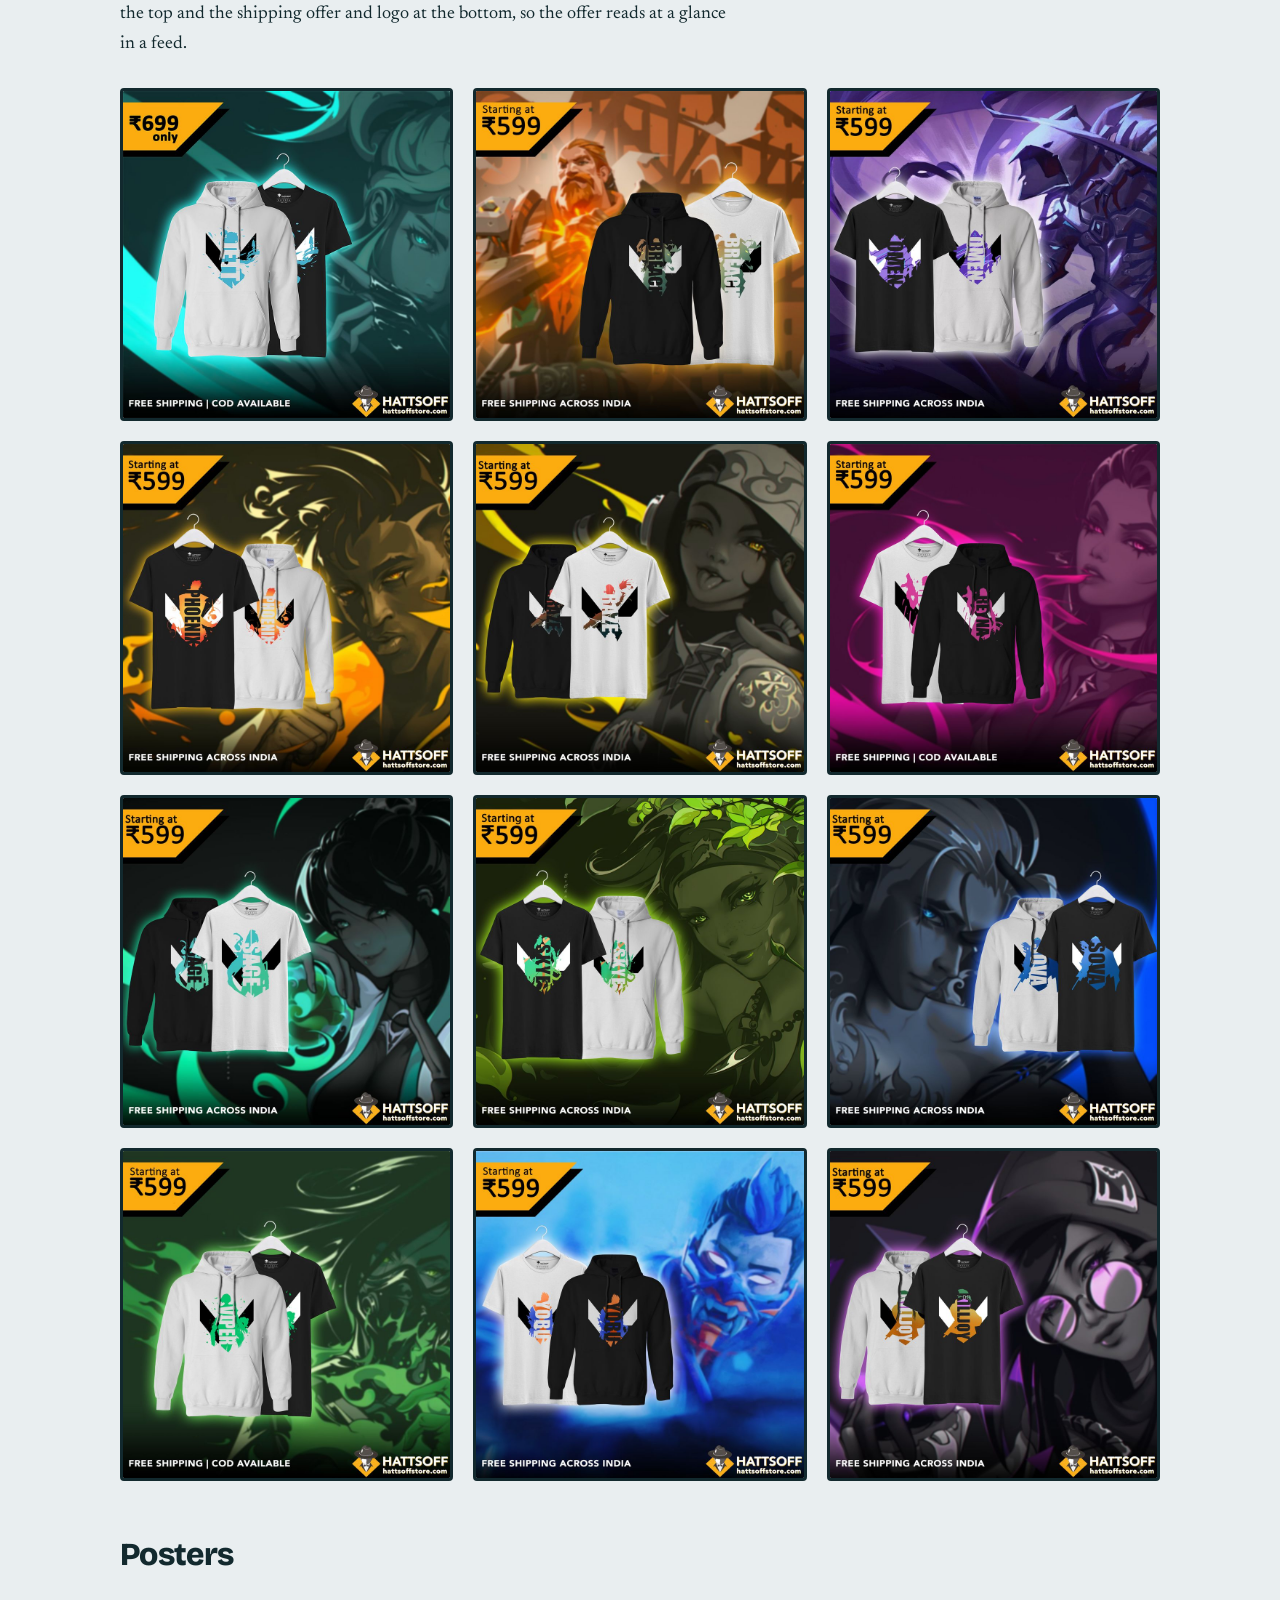
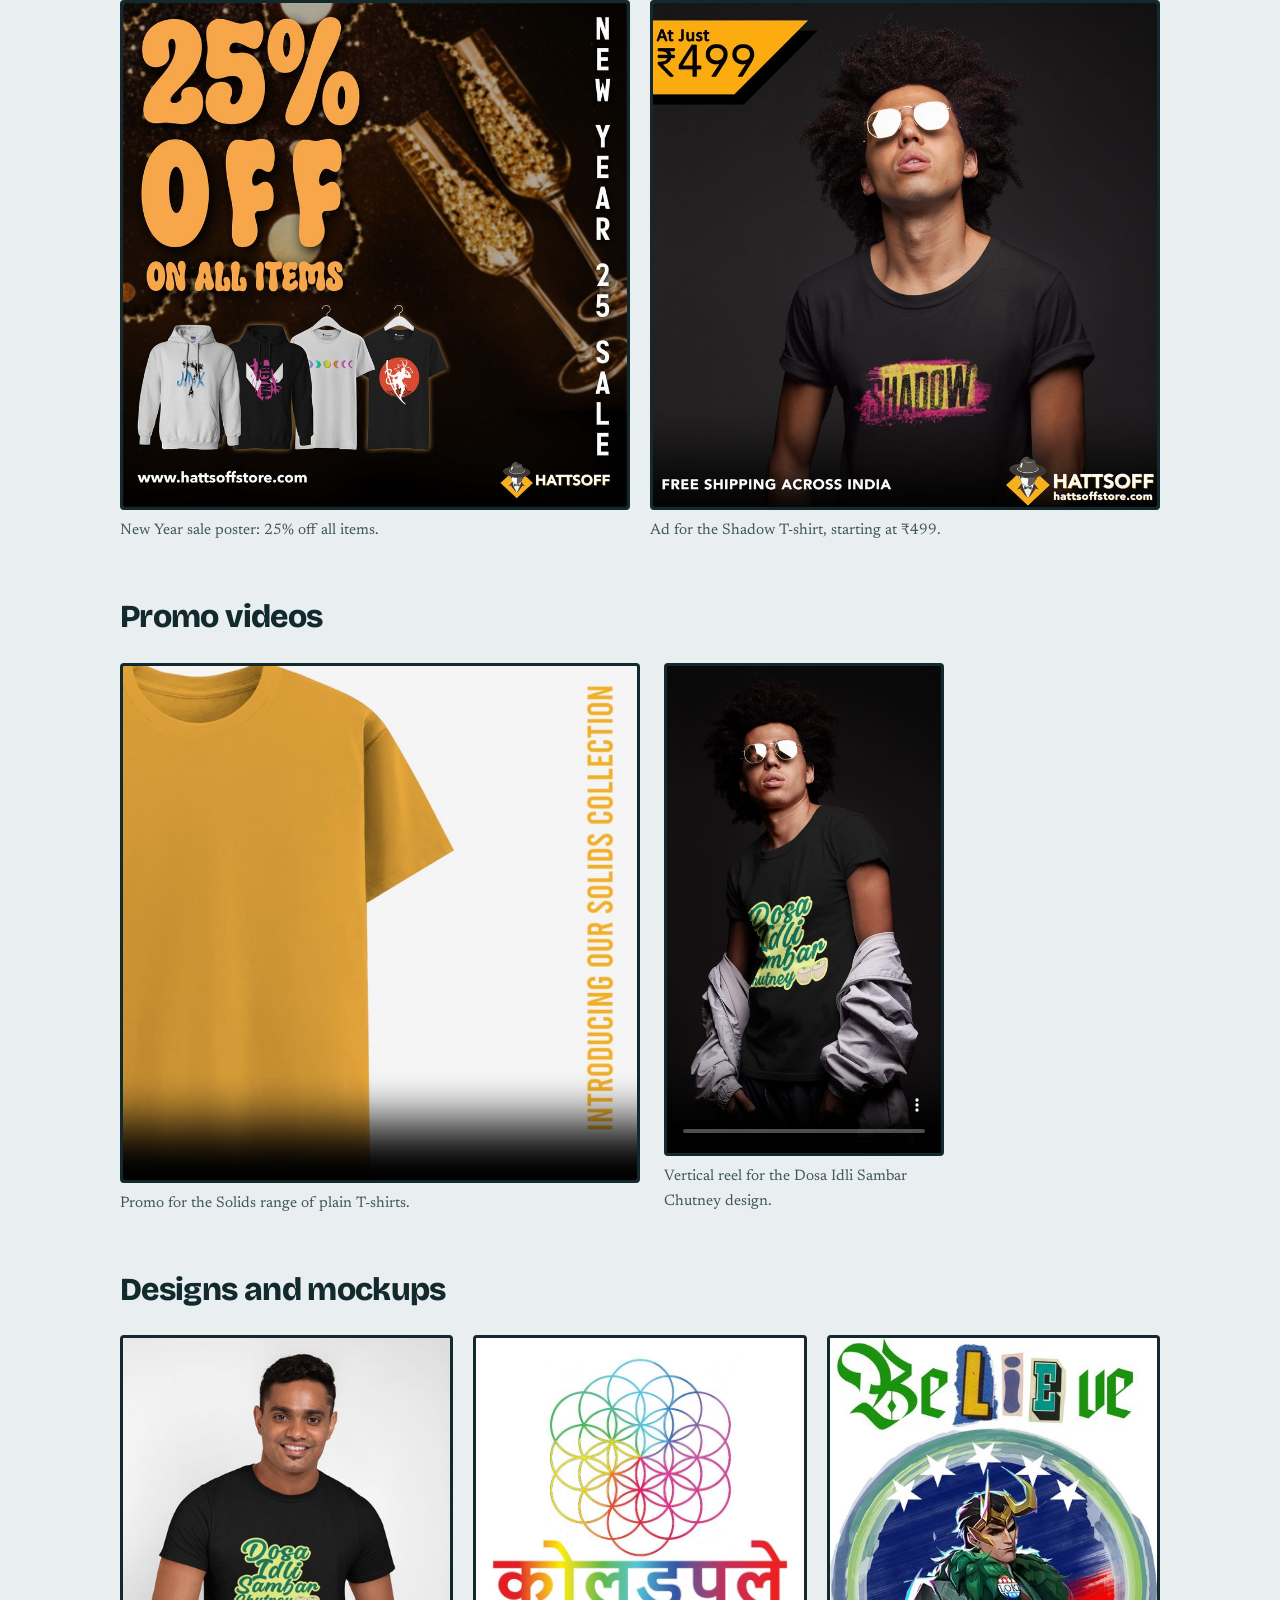
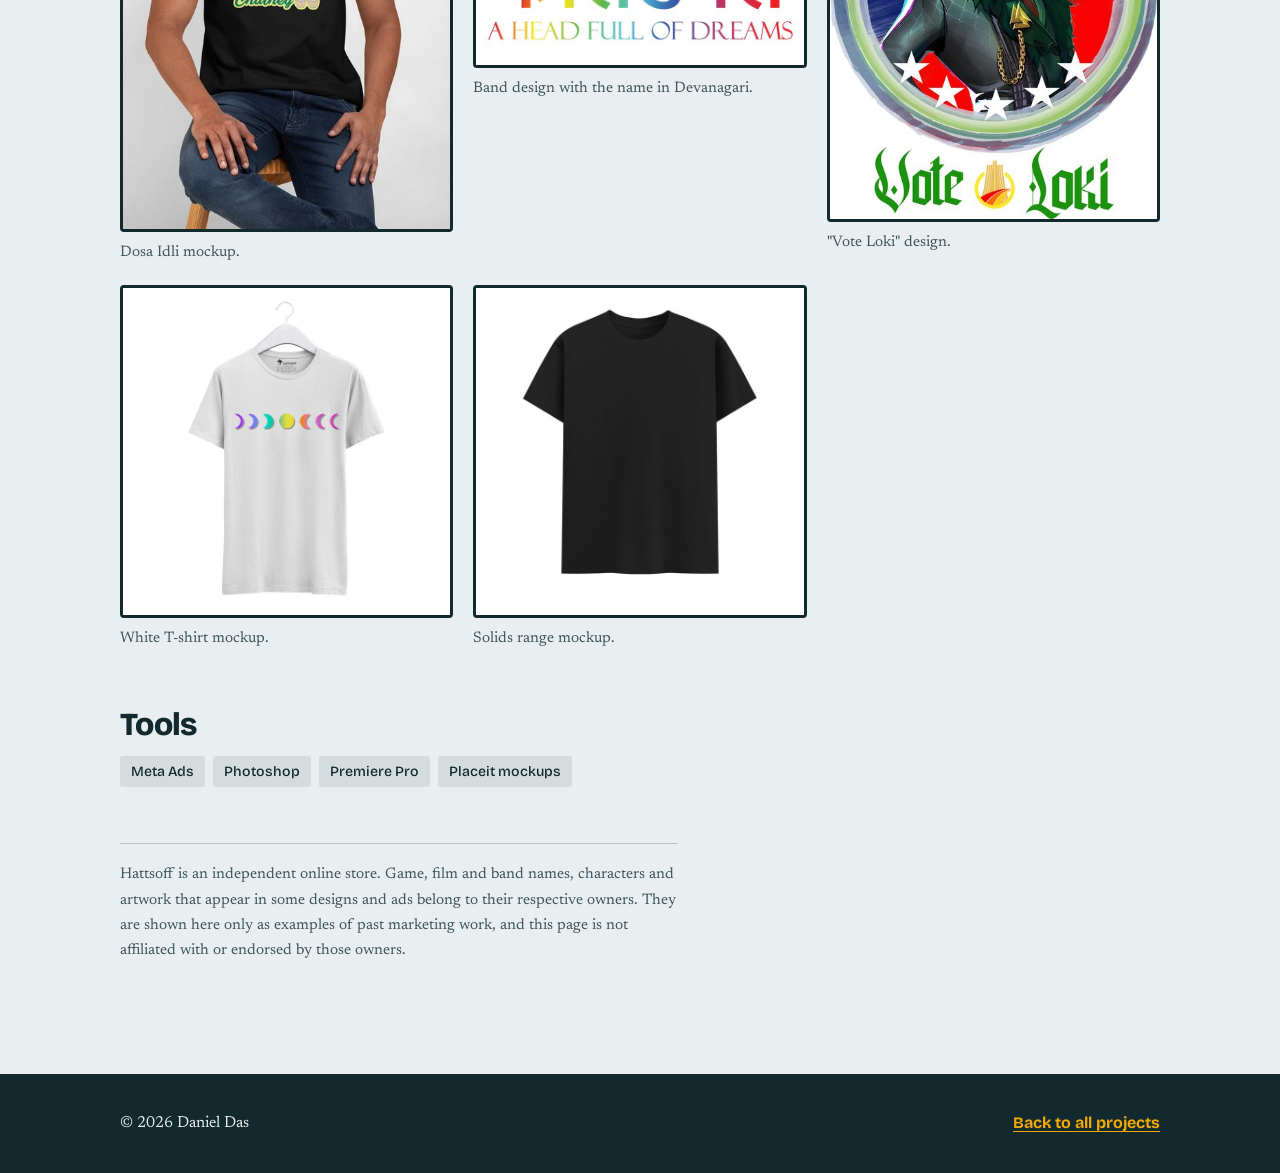
<file: projects/hattsoff.html>
<!doctype html>
<html lang="en">
<head>
  <meta charset="utf-8">
  <meta name="viewport" content="width=device-width, initial-scale=1">
  <title>Hattsoff Store Marketing | Daniel Das</title>
  <meta name="description" content="Marketing and creative work for Hattsoff Store, an online apparel store: Meta Ads campaigns, ad creatives, product designs, mockups and promo videos.">
  <link rel="preconnect" href="https://fonts.googleapis.com">
  <link rel="preconnect" href="https://fonts.gstatic.com" crossorigin>
  <link href="https://fonts.googleapis.com/css2?family=Bricolage+Grotesque:opsz,wght@12..96,500;12..96,700;12..96,800&family=Newsreader:ital,opsz,wght@0,6..72,400;0,6..72,600;1,6..72,400&display=swap" rel="stylesheet">
  <link rel="stylesheet" href="../style.css">
</head>
<body>
  <a class="skip" href="#main">Skip to content</a>

  <header class="site-nav">
    <nav class="container" aria-label="Main">
      <a class="brand" href="../index.html">Daniel Das</a>
      <ul class="nav-links">
        <li><a href="../index.html#projects">Projects</a></li>
        <li><a href="../index.html#about">About</a></li>
      </ul>
    </nav>
  </header>

  <main id="main" class="case">
    <div class="container">
      <a class="back" href="../index.html#projects">Back to all projects</a>

      <h1>Hattsoff Store Marketing</h1>
      <p class="case-lede">Paid social, ad creative, product designs and promo videos for an online T-shirt and hoodie store.</p>

      <dl class="meta">
        <div><dt>Context</dt><dd>Work project, online apparel store</dd></div>
        <div><dt>Period</dt><dd>2020 and 2024–25</dd></div>
        <div><dt>Focus</dt><dd>Meta Ads, creative, product design</dd></div>
      </dl>

      <div class="links case-links">
        <a class="btn btn-primary" href="https://www.hattsoffstore.com" target="_blank" rel="noopener">Visit the store</a>
      </div>

      <h2>The brief</h2>
      <p>Hattsoff Store sells printed T-shirts and hoodies online. The store needed customers to find it and a steady supply of designs and ads to sell, so the work covered both sides: running the marketing and making the creative.</p>

      <h2>What I did in 2020</h2>
      <ul>
        <li><strong>Product lines.</strong> I designed product lines for the store.</li>
        <li><strong>Ads.</strong> I created the ad creatives and wrote the ad copy, and managed the Meta (Facebook) Ads campaigns.</li>
        <li><strong>Organic channels.</strong> I ran the social media accounts and content, and the SEO for the store's website.</li>
        <li><strong>Early mover.</strong> Hattsoff was one of the first stores in India to sell Valorant T-shirts.</li>
        <li><strong>Search.</strong> The store ranked first in Google search results for "valorant tshirts india" in 2020.</li>
        <li><strong>Revenue.</strong> The Facebook Ads campaigns generated more than ₹60,000 in revenue within three months of starting.</li>
      </ul>

      <h2>What I made in 2024–25</h2>
      <p>In 2024–25 I worked with the store on an ongoing basis, producing further creative: new designs and mockups, square ads with the price and free-shipping offer built into the image, a New Year sale poster, and short promo videos for a plain-colour T-shirt range and a Dosa Idli Sambar Chutney design.</p>

      <h2>Ad creatives</h2>
      <p>Each ad shows the product on a hanger over character artwork, with a price flag at the top and the shipping offer and logo at the bottom, so the offer reads at a glance in a feed.</p>
      <div class="gallery">
        <figure><img src="../assets/hattsoff-valorant-jett.jpg" alt="Hattsoff ad with a white hoodie and black T-shirt over teal character artwork, priced at 699 rupees" loading="lazy" width="900" height="900"></figure>
        <figure><img src="../assets/hattsoff-valorant-breach.jpg" alt="Hattsoff ad with a black hoodie and white T-shirt over orange character artwork, starting at 599 rupees" loading="lazy" width="900" height="900"></figure>
        <figure><img src="../assets/hattsoff-valorant-omen.jpg" alt="Hattsoff ad with a black T-shirt and white hoodie over purple character artwork" loading="lazy" width="900" height="900"></figure>
        <figure><img src="../assets/hattsoff-valorant-phoenix.jpg" alt="Hattsoff ad with a black T-shirt and white hoodie over gold and orange character artwork" loading="lazy" width="900" height="900"></figure>
        <figure><img src="../assets/hattsoff-valorant-raze.jpg" alt="Hattsoff ad with a black hoodie and white T-shirt over grey character artwork" loading="lazy" width="900" height="900"></figure>
        <figure><img src="../assets/hattsoff-valorant-reyna.jpg" alt="Hattsoff ad with a white T-shirt and black hoodie over magenta character artwork" loading="lazy" width="900" height="900"></figure>
        <figure><img src="../assets/hattsoff-valorant-sage.jpg" alt="Hattsoff ad with a black hoodie and white T-shirt over green character artwork" loading="lazy" width="900" height="900"></figure>
        <figure><img src="../assets/hattsoff-valorant-skye.jpg" alt="Hattsoff ad with a black T-shirt and white hoodie over leafy green character artwork" loading="lazy" width="900" height="900"></figure>
        <figure><img src="../assets/hattsoff-valorant-sova.jpg" alt="Hattsoff ad with a white hoodie and black T-shirt over blue character artwork" loading="lazy" width="900" height="900"></figure>
        <figure><img src="../assets/hattsoff-valorant-viper.jpg" alt="Hattsoff ad with a white hoodie and black T-shirt over dark green character artwork" loading="lazy" width="900" height="900"></figure>
        <figure><img src="../assets/hattsoff-valorant-yoru.jpg" alt="Hattsoff ad with a white T-shirt and black hoodie over blue character artwork" loading="lazy" width="900" height="900"></figure>
        <figure><img src="../assets/hattsoff-valorant-killjoy.jpg" alt="Hattsoff ad with a white hoodie and black T-shirt over purple and grey character artwork" loading="lazy" width="900" height="900"></figure>
      </div>

      <h2>Posters</h2>
      <div class="gallery gallery-2">
        <figure>
          <img src="../assets/hattsoff-new-year-sale-poster.jpg" alt="New Year sale poster offering 25 percent off all items, with four T-shirt designs and champagne glasses" loading="lazy" width="900" height="900">
          <figcaption>New Year sale poster: 25% off all items.</figcaption>
        </figure>
        <figure>
          <img src="../assets/hattsoff-shadow-tee-ad.jpg" alt="Poster for a black T-shirt with a pink and yellow Shadow print, starting at 499 rupees" loading="lazy" width="900" height="900">
          <figcaption>Ad for the Shadow T-shirt, starting at ₹499.</figcaption>
        </figure>
      </div>

      <h2>Promo videos</h2>
      <div class="videos">
        <figure>
          <video controls preload="none" playsinline poster="../assets/hattsoff-solids-poster.jpg" width="720" height="720">
            <source src="../assets/hattsoff-solids-promo.mp4" type="video/mp4">
            Your browser can't play this video.
          </video>
          <figcaption>Promo for the Solids range of plain T-shirts.</figcaption>
        </figure>
        <figure class="portrait">
          <video controls preload="none" playsinline poster="../assets/hattsoff-dosa-poster.jpg" width="540" height="960">
            <source src="../assets/hattsoff-dosa-idli-reel.mp4" type="video/mp4">
            Your browser can't play this video.
          </video>
          <figcaption>Vertical reel for the Dosa Idli Sambar Chutney design.</figcaption>
        </figure>
      </div>

      <h2>Designs and mockups</h2>
      <div class="gallery">
        <figure>
          <img src="../assets/hattsoff-mockup-dosa-idli.jpg" alt="Mockup of a black T-shirt with a Dosa Idli Sambar Chutney print on a model" loading="lazy">
          <figcaption>Dosa Idli mockup.</figcaption>
        </figure>
        <figure>
          <img src="../assets/hattsoff-design-coldplay.jpg" alt="A Coldplay-inspired design with a flower-of-life pattern and the band's name in Devanagari script" loading="lazy">
          <figcaption>Band design with the name in Devanagari.</figcaption>
        </figure>
        <figure>
          <img src="../assets/hattsoff-design-loki.jpg" alt="A round Vote Loki design in green and gold" loading="lazy">
          <figcaption>"Vote Loki" design.</figcaption>
        </figure>
        <figure>
          <img src="../assets/hattsoff-mockup-coldplay-white.jpg" alt="Mockup of a white hanging T-shirt with a small row of coloured moon phases" loading="lazy">
          <figcaption>White T-shirt mockup.</figcaption>
        </figure>
        <figure>
          <img src="../assets/hattsoff-mockup-solids-black.jpg" alt="Mockup of a plain black T-shirt from the Solids range" loading="lazy">
          <figcaption>Solids range mockup.</figcaption>
        </figure>
      </div>

      <h2>Tools</h2>
      <ul class="tags">
        <li>Meta Ads</li>
        <li>Photoshop</li>
        <li>Premiere Pro</li>
        <li>Placeit mockups</li>
      </ul>

      <p class="note">Hattsoff is an independent online store. Game, film and band names, characters and artwork that appear in some designs and ads belong to their respective owners. They are shown here only as examples of past marketing work, and this page is not affiliated with or endorsed by those owners.</p>
    </div>
  </main>

  <footer class="site-footer">
    <div class="container">
      <p>© 2026 Daniel Das</p>
      <p><a href="../index.html#projects">Back to all projects</a></p>
    </div>
  </footer>
</body>
</html>
</file>
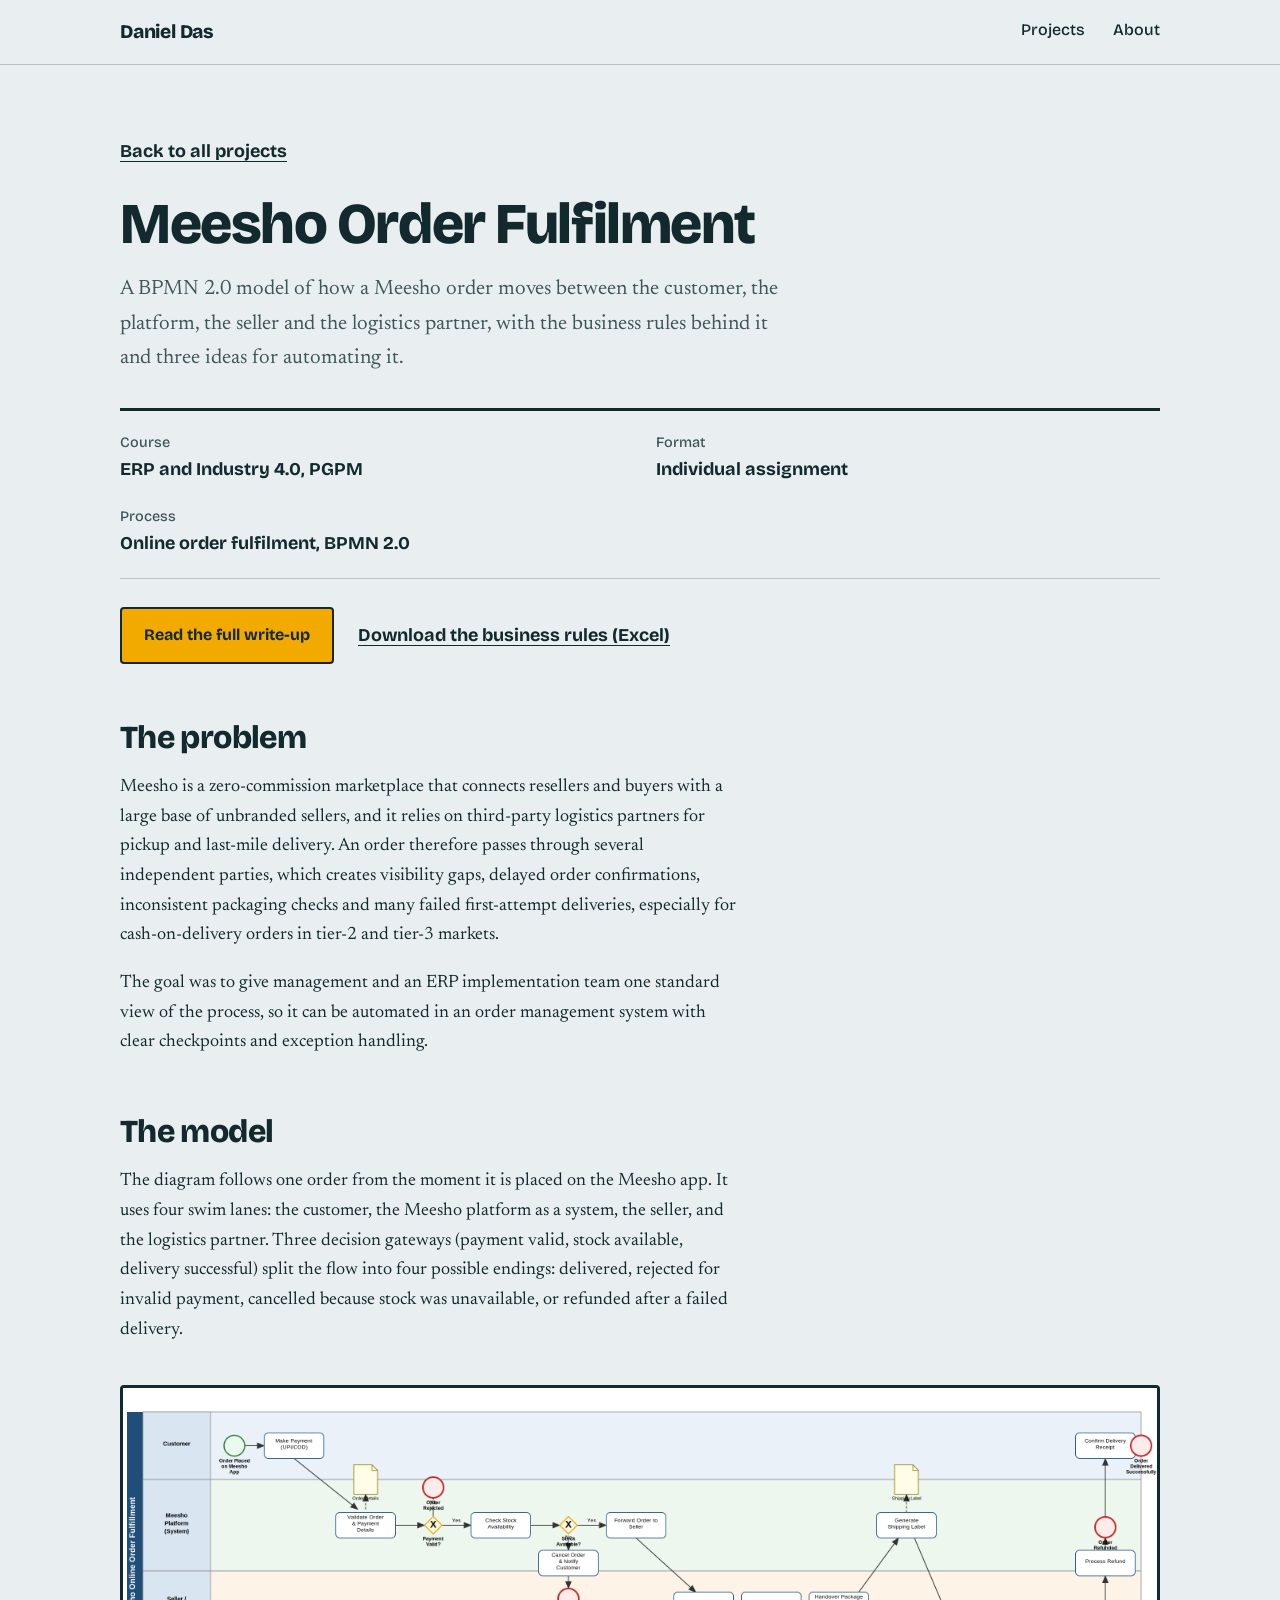
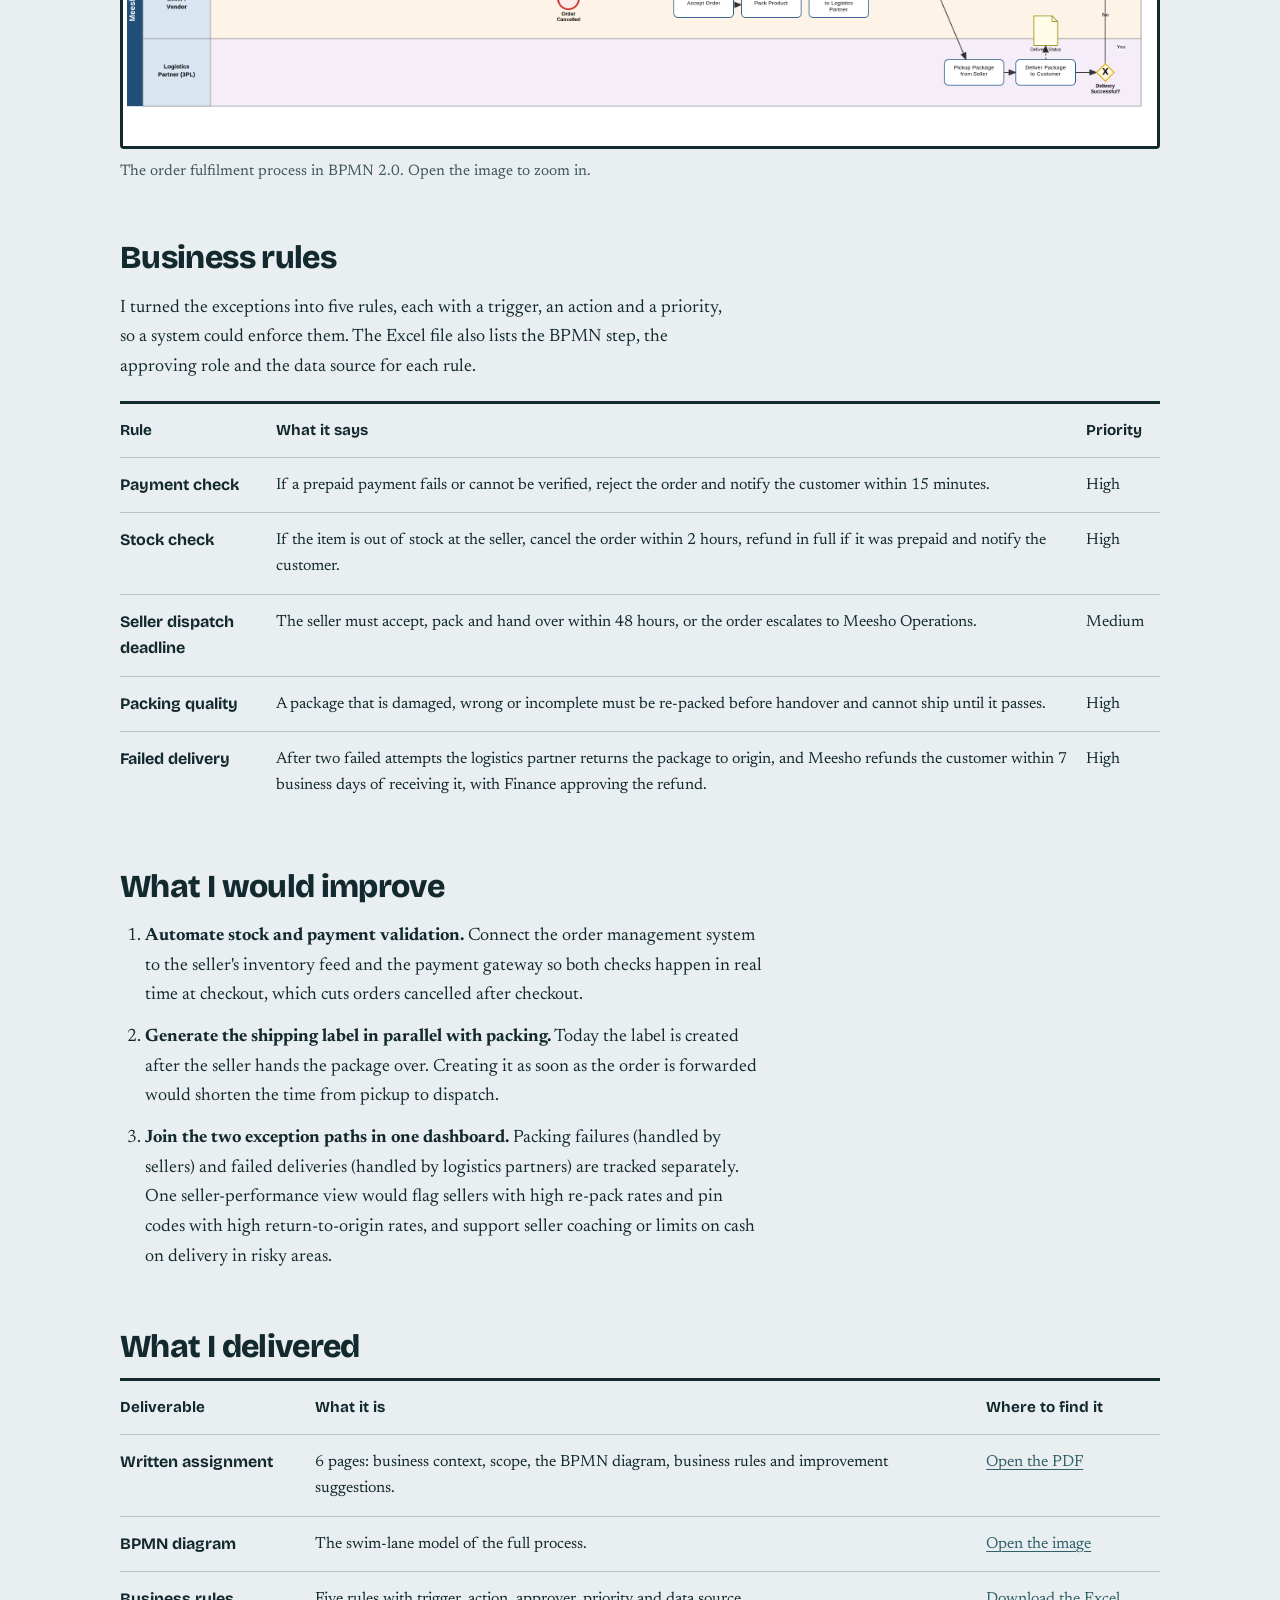
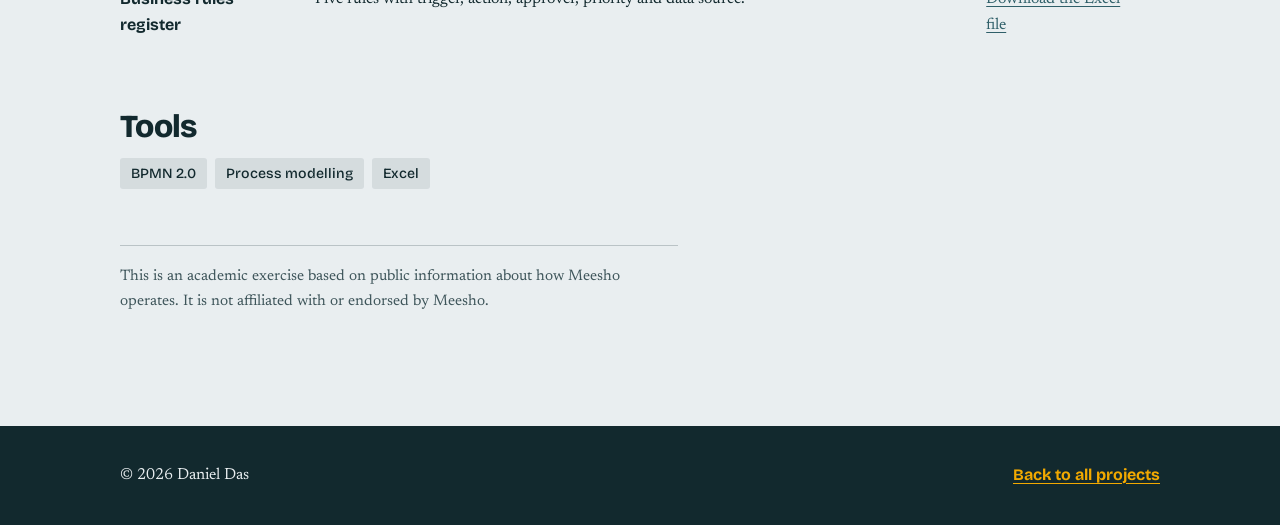
<file: projects/meesho-bpmn.html>
<!doctype html>
<html lang="en">
<head>
  <meta charset="utf-8">
  <meta name="viewport" content="width=device-width, initial-scale=1">
  <title>Meesho Order Fulfilment | Daniel Das</title>
  <meta name="description" content="A BPMN 2.0 model of Meesho's online order fulfilment across the customer, platform, seller and logistics partner, with five business rules and three process improvement suggestions for an ERP or order management system.">
  <link rel="preconnect" href="https://fonts.googleapis.com">
  <link rel="preconnect" href="https://fonts.gstatic.com" crossorigin>
  <link href="https://fonts.googleapis.com/css2?family=Bricolage+Grotesque:opsz,wght@12..96,500;12..96,700;12..96,800&family=Newsreader:ital,opsz,wght@0,6..72,400;0,6..72,600;1,6..72,400&display=swap" rel="stylesheet">
  <link rel="stylesheet" href="../style.css">
</head>
<body>
  <a class="skip" href="#main">Skip to content</a>

  <header class="site-nav">
    <nav class="container" aria-label="Main">
      <a class="brand" href="../index.html">Daniel Das</a>
      <ul class="nav-links">
        <li><a href="../index.html#projects">Projects</a></li>
        <li><a href="../index.html#about">About</a></li>
      </ul>
    </nav>
  </header>

  <main id="main" class="case">
    <div class="container">
      <a class="back" href="../index.html#projects">Back to all projects</a>

      <h1>Meesho Order Fulfilment</h1>
      <p class="case-lede">A BPMN 2.0 model of how a Meesho order moves between the customer, the platform, the seller and the logistics partner, with the business rules behind it and three ideas for automating it.</p>

      <dl class="meta">
        <div><dt>Course</dt><dd>ERP and Industry 4.0, PGPM</dd></div>
        <div><dt>Format</dt><dd>Individual assignment</dd></div>
        <div><dt>Process</dt><dd>Online order fulfilment, BPMN 2.0</dd></div>
      </dl>

      <div class="links case-links">
        <a class="btn btn-primary" href="../assets/meesho-bpmn-assignment.pdf">Read the full write-up</a>
        <a class="text-link" href="../assets/meesho-business-rules.xlsx">Download the business rules (Excel)</a>
      </div>

      <h2>The problem</h2>
      <p>Meesho is a zero-commission marketplace that connects resellers and buyers with a large base of unbranded sellers, and it relies on third-party logistics partners for pickup and last-mile delivery. An order therefore passes through several independent parties, which creates visibility gaps, delayed order confirmations, inconsistent packaging checks and many failed first-attempt deliveries, especially for cash-on-delivery orders in tier-2 and tier-3 markets.</p>
      <p>The goal was to give management and an ERP implementation team one standard view of the process, so it can be automated in an order management system with clear checkpoints and exception handling.</p>

      <h2>The model</h2>
      <p>The diagram follows one order from the moment it is placed on the Meesho app. It uses four swim lanes: the customer, the Meesho platform as a system, the seller, and the logistics partner. Three decision gateways (payment valid, stock available, delivery successful) split the flow into four possible endings: delivered, rejected for invalid payment, cancelled because stock was unavailable, or refunded after a failed delivery.</p>

      <figure class="wide-fig full">
        <div class="scroller">
          <a href="../assets/meesho-order-fulfilment-bpmn.png"><img src="../assets/meesho-order-fulfilment-bpmn.png" alt="BPMN swim-lane diagram of Meesho online order fulfilment with lanes for the customer, the Meesho platform, the seller and the logistics partner, three decision gateways and four end events" loading="lazy" onerror="this.closest('figure').remove()"></a>
        </div>
        <figcaption>The order fulfilment process in BPMN 2.0. Open the image to zoom in.</figcaption>
      </figure>

      <h2>Business rules</h2>
      <p>I turned the exceptions into five rules, each with a trigger, an action and a priority, so a system could enforce them. The Excel file also lists the BPMN step, the approving role and the data source for each rule.</p>
      <div class="table-wrap">
        <table class="deliverables">
          <thead>
            <tr><th scope="col">Rule</th><th scope="col">What it says</th><th scope="col">Priority</th></tr>
          </thead>
          <tbody>
            <tr>
              <th scope="row">Payment check</th>
              <td>If a prepaid payment fails or cannot be verified, reject the order and notify the customer within 15 minutes.</td>
              <td>High</td>
            </tr>
            <tr>
              <th scope="row">Stock check</th>
              <td>If the item is out of stock at the seller, cancel the order within 2 hours, refund in full if it was prepaid and notify the customer.</td>
              <td>High</td>
            </tr>
            <tr>
              <th scope="row">Seller dispatch deadline</th>
              <td>The seller must accept, pack and hand over within 48 hours, or the order escalates to Meesho Operations.</td>
              <td>Medium</td>
            </tr>
            <tr>
              <th scope="row">Packing quality</th>
              <td>A package that is damaged, wrong or incomplete must be re-packed before handover and cannot ship until it passes.</td>
              <td>High</td>
            </tr>
            <tr>
              <th scope="row">Failed delivery</th>
              <td>After two failed attempts the logistics partner returns the package to origin, and Meesho refunds the customer within 7 business days of receiving it, with Finance approving the refund.</td>
              <td>High</td>
            </tr>
          </tbody>
        </table>
      </div>

      <h2>What I would improve</h2>
      <ol class="steps">
        <li><strong>Automate stock and payment validation.</strong> Connect the order management system to the seller's inventory feed and the payment gateway so both checks happen in real time at checkout, which cuts orders cancelled after checkout.</li>
        <li><strong>Generate the shipping label in parallel with packing.</strong> Today the label is created after the seller hands the package over. Creating it as soon as the order is forwarded would shorten the time from pickup to dispatch.</li>
        <li><strong>Join the two exception paths in one dashboard.</strong> Packing failures (handled by sellers) and failed deliveries (handled by logistics partners) are tracked separately. One seller-performance view would flag sellers with high re-pack rates and pin codes with high return-to-origin rates, and support seller coaching or limits on cash on delivery in risky areas.</li>
      </ol>

      <h2>What I delivered</h2>
      <div class="table-wrap">
        <table class="deliverables">
          <thead>
            <tr><th scope="col">Deliverable</th><th scope="col">What it is</th><th scope="col">Where to find it</th></tr>
          </thead>
          <tbody>
            <tr>
              <th scope="row">Written assignment</th>
              <td>6 pages: business context, scope, the BPMN diagram, business rules and improvement suggestions.</td>
              <td><a href="../assets/meesho-bpmn-assignment.pdf">Open the PDF</a></td>
            </tr>
            <tr>
              <th scope="row">BPMN diagram</th>
              <td>The swim-lane model of the full process.</td>
              <td><a href="../assets/meesho-order-fulfilment-bpmn.png">Open the image</a></td>
            </tr>
            <tr>
              <th scope="row">Business rules register</th>
              <td>Five rules with trigger, action, approver, priority and data source.</td>
              <td><a href="../assets/meesho-business-rules.xlsx">Download the Excel file</a></td>
            </tr>
          </tbody>
        </table>
      </div>

      <h2>Tools</h2>
      <ul class="tags">
        <li>BPMN 2.0</li>
        <li>Process modelling</li>
        <li>Excel</li>
      </ul>

      <p class="note">This is an academic exercise based on public information about how Meesho operates. It is not affiliated with or endorsed by Meesho.</p>
    </div>
  </main>

  <footer class="site-footer">
    <div class="container">
      <p>© 2026 Daniel Das</p>
      <p><a href="../index.html#projects">Back to all projects</a></p>
    </div>
  </footer>
</body>
</html>
</file>
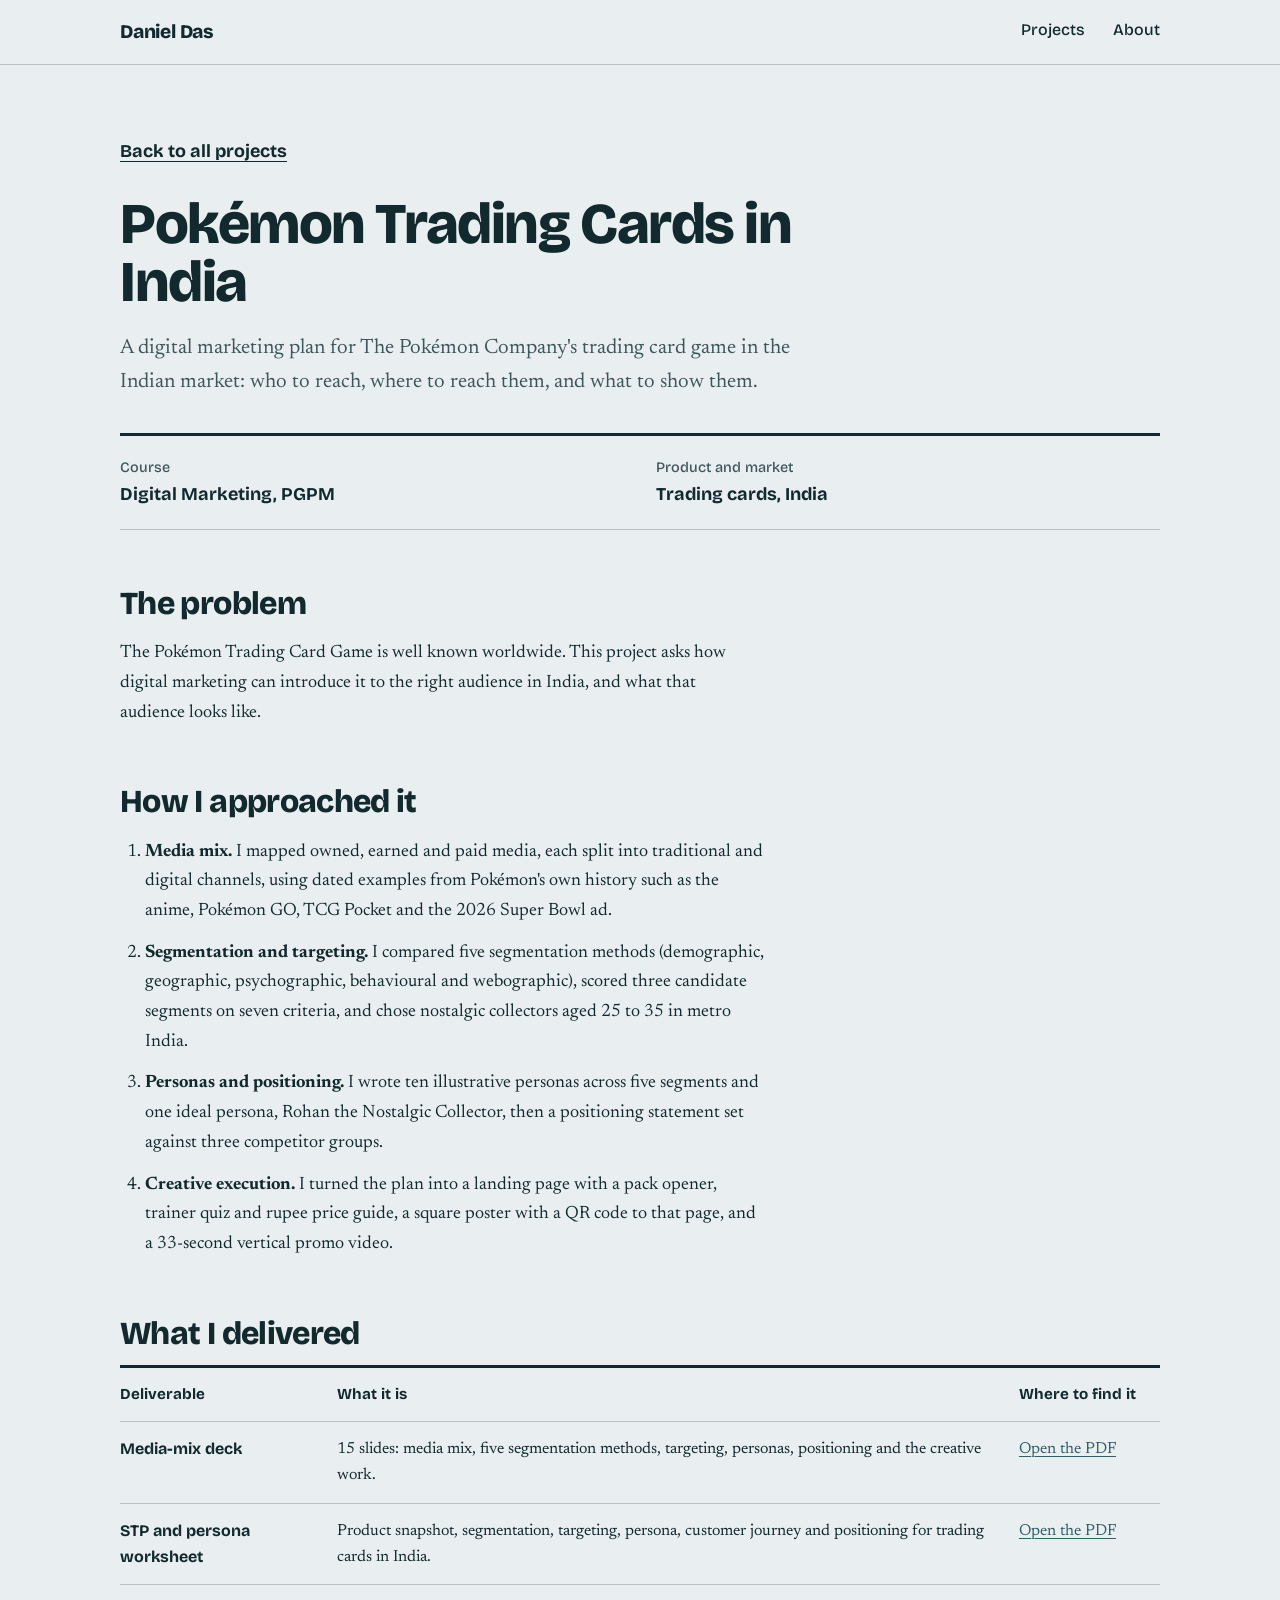
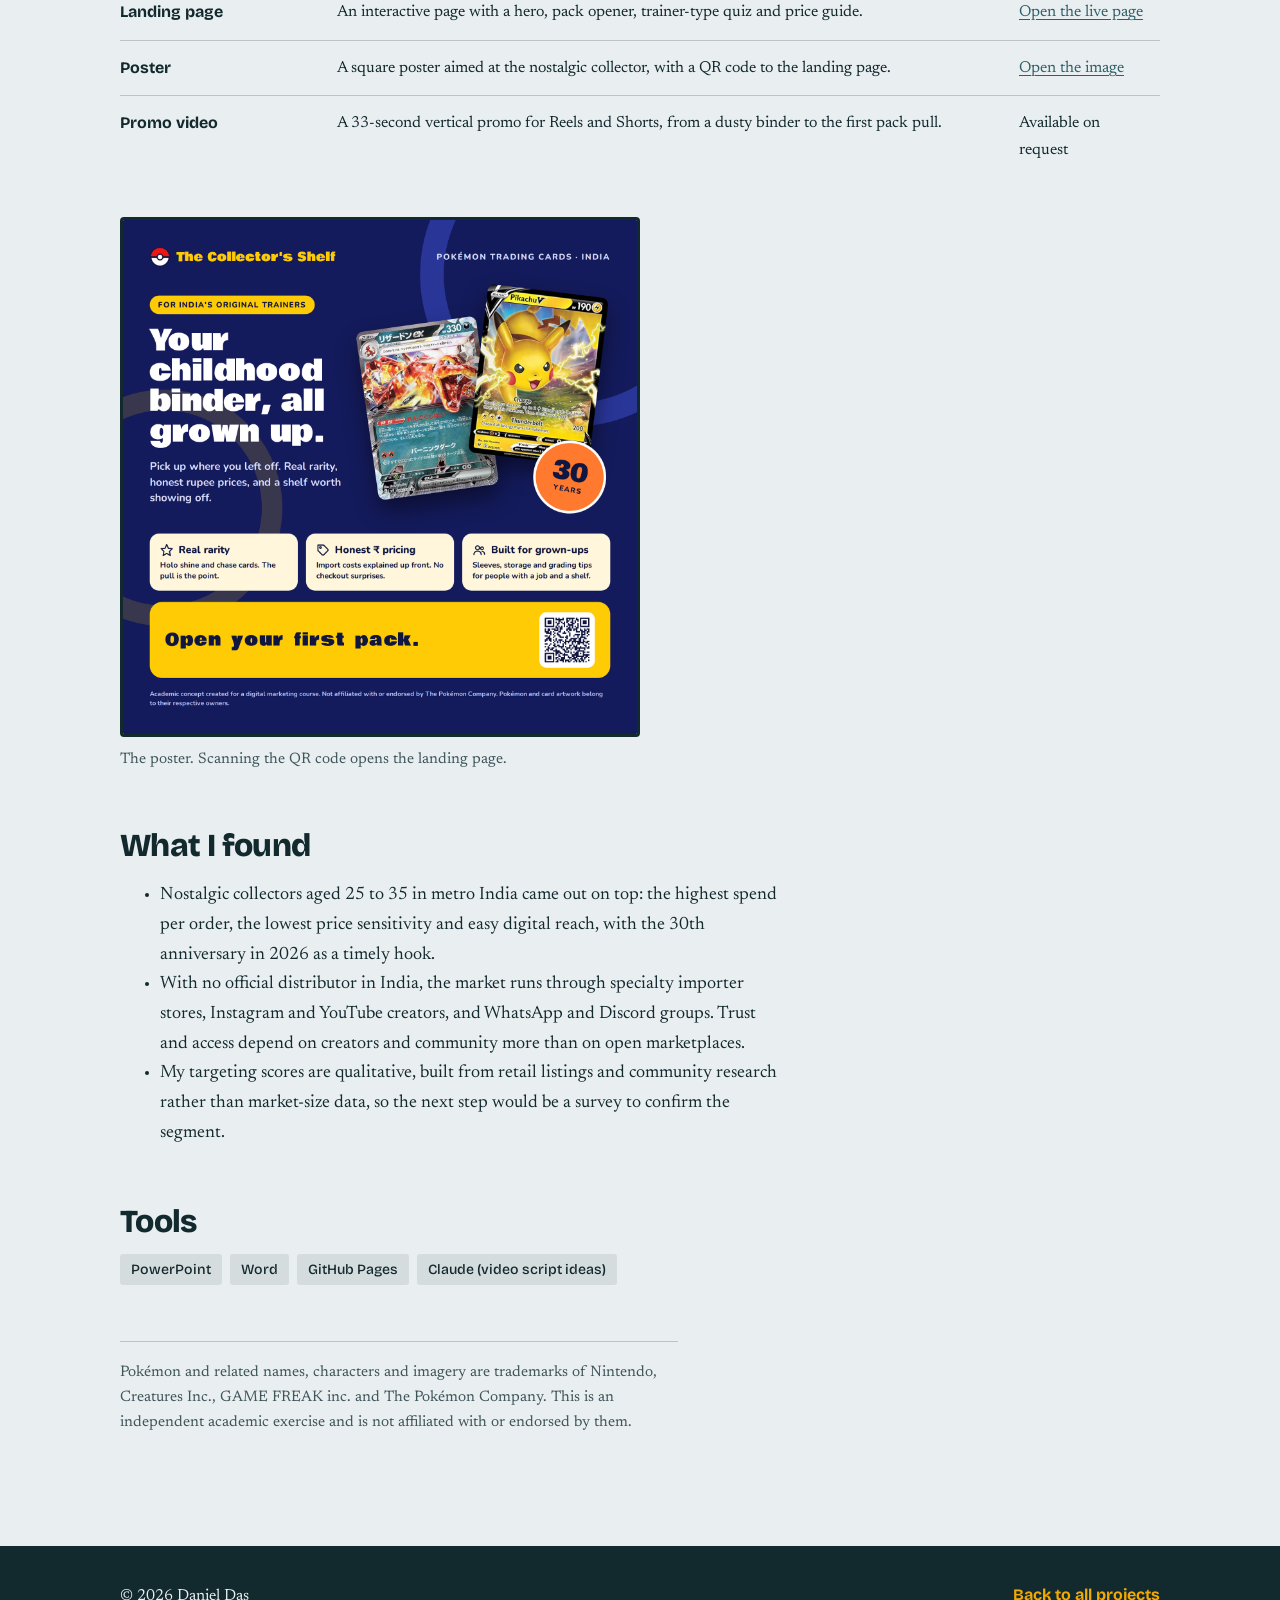
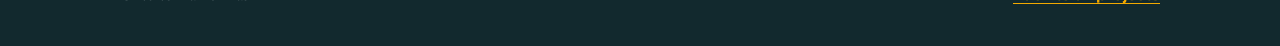
<file: projects/pokemon.html>
<!doctype html>
<html lang="en">
<head>
  <meta charset="utf-8">
  <meta name="viewport" content="width=device-width, initial-scale=1">
  <title>Pokémon Trading Cards in India | Daniel Das</title>
  <meta name="description" content="A digital marketing plan for The Pokémon Company's trading cards in the Indian market, covering media mix, segmentation, persona and campaign creative.">
  <link rel="preconnect" href="https://fonts.googleapis.com">
  <link rel="preconnect" href="https://fonts.gstatic.com" crossorigin>
  <link href="https://fonts.googleapis.com/css2?family=Bricolage+Grotesque:opsz,wght@12..96,500;12..96,700;12..96,800&family=Newsreader:ital,opsz,wght@0,6..72,400;0,6..72,600;1,6..72,400&display=swap" rel="stylesheet">
  <link rel="stylesheet" href="../style.css">
</head>
<body>
  <a class="skip" href="#main">Skip to content</a>

  <header class="site-nav">
    <nav class="container" aria-label="Main">
      <a class="brand" href="../index.html">Daniel Das</a>
      <ul class="nav-links">
        <li><a href="../index.html#projects">Projects</a></li>
        <li><a href="../index.html#about">About</a></li>
      </ul>
    </nav>
  </header>

  <main id="main" class="case">
    <div class="container">
      <a class="back" href="../index.html#projects">Back to all projects</a>

      <h1>Pokémon Trading Cards in India</h1>
      <p class="case-lede">A digital marketing plan for The Pokémon Company's trading card game in the Indian market: who to reach, where to reach them, and what to show them.</p>

      <dl class="meta">
        <div><dt>Course</dt><dd>Digital Marketing, PGPM</dd></div>
        <div><dt>Product and market</dt><dd>Trading cards, India</dd></div>
      </dl>

      <h2>The problem</h2>
      <p>The Pokémon Trading Card Game is well known worldwide. This project asks how digital marketing can introduce it to the right audience in India, and what that audience looks like.</p>

      <h2>How I approached it</h2>
      <ol class="steps">
        <li><strong>Media mix.</strong> I mapped owned, earned and paid media, each split into traditional and digital channels, using dated examples from Pokémon's own history such as the anime, Pokémon GO, TCG Pocket and the 2026 Super Bowl ad.</li>
        <li><strong>Segmentation and targeting.</strong> I compared five segmentation methods (demographic, geographic, psychographic, behavioural and webographic), scored three candidate segments on seven criteria, and chose nostalgic collectors aged 25 to 35 in metro India.</li>
        <li><strong>Personas and positioning.</strong> I wrote ten illustrative personas across five segments and one ideal persona, Rohan the Nostalgic Collector, then a positioning statement set against three competitor groups.</li>
        <li><strong>Creative execution.</strong> I turned the plan into a landing page with a pack opener, trainer quiz and rupee price guide, a square poster with a QR code to that page, and a 33-second vertical promo video.</li>
      </ol>

      <h2>What I delivered</h2>
      <div class="table-wrap">
        <table class="deliverables">
          <thead>
            <tr><th scope="col">Deliverable</th><th scope="col">What it is</th><th scope="col">Where to find it</th></tr>
          </thead>
          <tbody>
            <tr>
              <th scope="row">Media-mix deck</th>
              <td>15 slides: media mix, five segmentation methods, targeting, personas, positioning and the creative work.</td>
              <td><a href="../assets/pokemon-media-mix-deck.pdf">Open the PDF</a></td>
            </tr>
            <tr>
              <th scope="row">STP and persona worksheet</th>
              <td>Product snapshot, segmentation, targeting, persona, customer journey and positioning for trading cards in India.</td>
              <td><a href="../assets/pokemon-stp-persona.pdf">Open the PDF</a></td>
            </tr>
            <tr>
              <th scope="row">Landing page</th>
              <td>An interactive page with a hero, pack opener, trainer-type quiz and price guide.</td>
              <td><a href="https://daniel-d-das.github.io/ThePokemonCompany/" target="_blank" rel="noopener">Open the live page</a></td>
            </tr>
            <tr>
              <th scope="row">Poster</th>
              <td>A square poster aimed at the nostalgic collector, with a QR code to the landing page.</td>
              <td><a href="../assets/pokemon-poster.png">Open the image</a></td>
            </tr>
            <tr>
              <th scope="row">Promo video</th>
              <td>A 33-second vertical promo for Reels and Shorts, from a dusty binder to the first pack pull.</td>
              <td>Available on request</td>
            </tr>
          </tbody>
        </table>
      </div>

      <figure class="poster">
        <img src="../assets/pokemon-poster.png" alt="Campaign poster: Your childhood binder, all grown up, with a QR code linking to the landing page" loading="lazy" onerror="this.closest('figure').remove()">
        <figcaption>The poster. Scanning the QR code opens the landing page.</figcaption>
      </figure>

      <h2>What I found</h2>
      <ul>
        <li>Nostalgic collectors aged 25 to 35 in metro India came out on top: the highest spend per order, the lowest price sensitivity and easy digital reach, with the 30th anniversary in 2026 as a timely hook.</li>
        <li>With no official distributor in India, the market runs through specialty importer stores, Instagram and YouTube creators, and WhatsApp and Discord groups. Trust and access depend on creators and community more than on open marketplaces.</li>
        <li>My targeting scores are qualitative, built from retail listings and community research rather than market-size data, so the next step would be a survey to confirm the segment.</li>
      </ul>

      <h2>Tools</h2>
      <ul class="tags">
        <li>PowerPoint</li>
        <li>Word</li>
        <li>GitHub Pages</li>
        <li>Claude (video script ideas)</li>
      </ul>

      <p class="note">Pokémon and related names, characters and imagery are trademarks of Nintendo, Creatures Inc., GAME FREAK inc. and The Pokémon Company. This is an independent academic exercise and is not affiliated with or endorsed by them.</p>
    </div>
  </main>

  <footer class="site-footer">
    <div class="container">
      <p>© 2026 Daniel Das</p>
      <p><a href="../index.html#projects">Back to all projects</a></p>
    </div>
  </footer>
</body>
</html>
</file>
<file: style.css>
/* Daniel Das portfolio: shared styles for every page.
   Palette: fog (page), paper (alt sections), ink (text), lens (links), amber (focus accent). */

:root {
  --fog: #E9EEF0;
  --paper: #F6F9FA;
  --ink: #12292E;
  --ink-soft: #3E555A;
  --lens: #2F5F69;
  --amber: #F2A900;
  --rule: rgba(18, 41, 46, .22);
  --display: "Bricolage Grotesque", "Segoe UI", system-ui, sans-serif;
  --text: "Newsreader", Georgia, "Times New Roman", serif;
  --wrap: 1080px;
}

*, *::before, *::after { box-sizing: border-box; }

html { scroll-behavior: smooth; -webkit-text-size-adjust: 100%; }

body {
  margin: 0;
  background: var(--fog);
  color: var(--ink);
  font-family: var(--text);
  font-size: 1.125rem;
  line-height: 1.65;
}

img { max-width: 100%; display: block; }

a { color: var(--lens); text-underline-offset: .2em; text-decoration-thickness: .08em; }
a:hover { color: var(--ink); }

:focus-visible { outline: 3px solid var(--ink); outline-offset: 3px; }

.container { width: 100%; max-width: var(--wrap); margin: 0 auto; padding: 0 20px; }

.skip {
  position: absolute; left: 12px; top: -60px; z-index: 20;
  background: var(--amber); color: var(--ink);
  padding: 10px 16px; border-radius: 4px;
  font-family: var(--display); font-weight: 700;
}
.skip:focus { top: 12px; }

/* Navigation */
.site-nav {
  position: sticky; top: 0; z-index: 10;
  background: rgba(233, 238, 240, .92);
  -webkit-backdrop-filter: blur(8px); backdrop-filter: blur(8px);
  border-bottom: 1px solid var(--rule);
}
.site-nav .container { display: flex; align-items: center; justify-content: space-between; min-height: 64px; }
.brand {
  font-family: var(--display); font-weight: 800; font-size: 1.2rem;
  letter-spacing: -.01em; color: var(--ink); text-decoration: none;
}
.nav-links { display: flex; gap: 28px; list-style: none; margin: 0; padding: 0; }
.nav-links a {
  font-family: var(--display); font-weight: 500; font-size: 1rem;
  color: var(--ink); text-decoration: none;
  padding: 6px 0; border-bottom: 2px solid transparent;
}
.nav-links a:hover { border-bottom-color: var(--amber); }

/* Hero: a viewfinder frame that locks into place once on load */
.hero { padding: clamp(40px, 8vw, 96px) 0 clamp(48px, 8vw, 104px); }
.frame { position: relative; padding: clamp(28px, 6vw, 72px) clamp(24px, 5vw, 64px); }
.corner {
  position: absolute; width: 34px; height: 34px;
  border: 0 solid var(--ink);
  animation: lock .7s cubic-bezier(.2, .8, .2, 1) both;
}
.corner.tl { top: 0; left: 0; border-top-width: 4px; border-left-width: 4px; --from: -22px, -22px; }
.corner.tr { top: 0; right: 0; border-top-width: 4px; border-right-width: 4px; --from: 22px, -22px; }
.corner.bl { bottom: 0; left: 0; border-bottom-width: 4px; border-left-width: 4px; --from: -22px, 22px; }
.corner.br { bottom: 0; right: 0; border-bottom-width: 4px; border-right-width: 4px; --from: 22px, 22px; }
@keyframes lock {
  from { opacity: 0; transform: translate(var(--from)); }
  to { opacity: 1; transform: none; }
}
@media (prefers-reduced-motion: reduce) {
  html { scroll-behavior: auto; }
  .corner { animation: none; }
}

h1 {
  font-family: var(--display); font-weight: 800;
  font-size: clamp(2.5rem, 7vw, 4.75rem); line-height: 1.02; letter-spacing: -.025em;
  margin: 0 0 28px; max-width: 18ch;
}
.lede { font-size: clamp(1.15rem, 2vw, 1.35rem); max-width: 56ch; margin: 0 0 36px; color: var(--ink-soft); }
.actions { display: flex; flex-wrap: wrap; gap: 14px; }

.btn {
  display: inline-block; font-family: var(--display); font-weight: 700; font-size: 1rem;
  text-decoration: none; color: var(--ink);
  padding: 13px 22px; border: 2px solid var(--ink); border-radius: 4px;
  transition: background-color .15s, color .15s;
}
.btn-primary { background: var(--amber); }
.btn-primary:hover { background: var(--ink); color: var(--amber); }
.btn-ghost { background: transparent; }
.btn-ghost:hover { background: var(--ink); color: var(--fog); }

/* Sections */
.section { padding: clamp(56px, 9vw, 104px) 0; scroll-margin-top: 64px; }
.section-alt { background: var(--paper); }

h2 {
  font-family: var(--display); font-weight: 800;
  font-size: clamp(1.9rem, 4vw, 2.75rem); line-height: 1.1; letter-spacing: -.02em;
  margin: 0 0 14px;
}
.section-intro { max-width: 58ch; color: var(--ink-soft); margin: 0 0 48px; }

/* Projects */
.project {
  display: grid; grid-template-columns: minmax(0, 5fr) minmax(0, 7fr);
  gap: clamp(24px, 5vw, 56px);
  padding: 40px 0; border-top: 3px solid var(--ink);
}
.thumb { position: relative; margin: 0; aspect-ratio: 4 / 3; background: var(--ink); overflow: hidden; border-radius: 4px; }
.thumb::before {
  content: attr(data-initial); position: absolute; inset: 0; display: grid; place-items: center;
  font-family: var(--display); font-weight: 800; font-size: 6rem; color: var(--amber);
}
.thumb img { position: absolute; inset: 0; width: 100%; height: 100%; object-fit: cover; }

.project-body .kind { font-family: var(--display); font-weight: 500; font-size: .98rem; color: var(--ink-soft); margin: 0 0 6px; }
.project h3 {
  font-family: var(--display); font-weight: 800;
  font-size: clamp(1.6rem, 3vw, 2.1rem); line-height: 1.12; letter-spacing: -.015em;
  margin: 0 0 14px;
}
.project-body p { margin: 0 0 18px; max-width: 58ch; }

.tags { display: flex; flex-wrap: wrap; gap: 8px; list-style: none; margin: 0 0 24px; padding: 0; }
.tags li {
  font-family: var(--display); font-weight: 500; font-size: .88rem;
  background: rgba(18, 41, 46, .09); padding: 4px 11px; border-radius: 3px;
}
.links { display: flex; flex-wrap: wrap; gap: 12px 24px; align-items: center; }
.text-link { font-family: var(--display); font-weight: 700; color: var(--ink); }

/* Skills */
.skills { display: grid; grid-template-columns: repeat(2, minmax(0, 1fr)); gap: 40px clamp(24px, 5vw, 56px); }
.skill { border-top: 3px solid var(--ink); padding-top: 18px; }
.skill h3 { font-family: var(--display); font-weight: 700; font-size: 1.3rem; line-height: 1.2; margin: 0 0 8px; }
.skill p { margin: 0; color: var(--ink-soft); max-width: 48ch; }

/* About */
.about { display: grid; grid-template-columns: minmax(0, 6fr) minmax(0, 5fr); gap: clamp(32px, 6vw, 72px); }
.about p { margin: 0 0 18px; max-width: 58ch; }
.about h3 { font-family: var(--display); font-weight: 700; font-size: 1.3rem; margin: 0 0 14px; }
.timeline { list-style: none; margin: 0; padding: 0; }
.timeline li { display: grid; grid-template-columns: 5rem minmax(0, 1fr); gap: 16px; padding: 14px 0; border-top: 1px solid var(--rule); }
.timeline li:first-child { border-top: 3px solid var(--ink); }
.timeline .when { font-family: var(--display); font-weight: 700; font-size: .95rem; }
.timeline .what { font-size: 1rem; line-height: 1.5; }
.timeline .what strong { display: block; font-family: var(--display); font-weight: 700; }

/* Footer */
.site-footer { background: var(--ink); color: var(--fog); padding: 36px 0; font-size: 1rem; }
.site-footer .container { display: flex; flex-wrap: wrap; gap: 12px 32px; justify-content: space-between; align-items: center; }
.site-footer p { margin: 0; }
.site-footer a { color: var(--amber); font-family: var(--display); font-weight: 700; }
.site-footer a:hover { color: var(--fog); }

/* Case study pages */
.case { padding: clamp(32px, 6vw, 72px) 0 clamp(56px, 8vw, 96px); }
.back { display: inline-block; font-family: var(--display); font-weight: 700; color: var(--ink); margin-bottom: 28px; }
.case h1 { font-size: clamp(2.2rem, 5.5vw, 3.6rem); max-width: 20ch; margin-bottom: 20px; }
.case-lede { font-size: 1.3rem; color: var(--ink-soft); margin: 0 0 32px; }
.meta {
  display: grid; grid-template-columns: repeat(2, minmax(0, 1fr)); gap: 20px 32px;
  margin: 0 0 16px; padding: 20px 0;
  border-top: 3px solid var(--ink); border-bottom: 1px solid var(--rule);
}
.meta dt { font-family: var(--display); font-weight: 500; font-size: .9rem; color: var(--ink-soft); }
.meta dd { margin: 0; font-family: var(--display); font-weight: 700; }
.case h2 { font-size: clamp(1.5rem, 3vw, 2rem); margin: 56px 0 14px; }
.case p, .case li { max-width: 62ch; }
.steps { padding-left: 1.4em; }
.steps li { margin-bottom: 12px; }
.poster { margin: 40px 0 0; max-width: 520px; }
.poster img { width: 100%; height: auto; border: 3px solid var(--ink); border-radius: 4px; background: var(--paper); }
.poster figcaption { font-size: .95rem; color: var(--ink-soft); margin-top: 10px; }
.table-wrap { overflow-x: auto; }
.deliverables { width: 100%; border-collapse: collapse; font-size: 1rem; }
.deliverables th, .deliverables td { text-align: left; vertical-align: top; padding: 14px 16px 14px 0; border-top: 1px solid var(--rule); }
.deliverables th { font-family: var(--display); font-weight: 700; font-size: .95rem; border-top: 3px solid var(--ink); }
.deliverables tbody th { font-size: 1rem; border-top: 1px solid var(--rule); }
.note { font-size: .95rem; color: var(--ink-soft); margin-top: 56px; padding-top: 18px; border-top: 1px solid var(--rule); }

.case-links { margin: 28px 0 0; }
.shots { display: grid; grid-template-columns: minmax(0, 5fr) minmax(0, 7fr); gap: 24px; align-items: start; margin: 32px 0 0; }
.shots figure { margin: 0; }
.shots img { width: 100%; height: auto; border: 3px solid var(--ink); border-radius: 4px; background: var(--paper); }
.shots figcaption { font-size: .95rem; color: var(--ink-soft); margin-top: 10px; }
.wide-fig { margin: 40px 0 0; max-width: 820px; }
.wide-fig img { width: 100%; height: auto; border: 3px solid var(--ink); border-radius: 4px; background: var(--paper); }
.wide-fig figcaption { font-size: .95rem; color: var(--ink-soft); margin-top: 10px; }
.wide-fig.full { max-width: none; }
.wide-fig .scroller { overflow-x: auto; }
.wide-fig.full .scroller img { min-width: 720px; }

/* Image and video galleries */
.gallery { display: grid; grid-template-columns: repeat(3, minmax(0, 1fr)); gap: 20px; margin: 28px 0 0; }
.gallery-2 { grid-template-columns: repeat(2, minmax(0, 1fr)); }
.gallery figure { margin: 0; }
.gallery img { width: 100%; height: auto; border: 3px solid var(--ink); border-radius: 4px; background: var(--paper); }
.gallery figcaption, .videos figcaption { font-size: .95rem; color: var(--ink-soft); margin-top: 8px; }
.videos { display: flex; flex-wrap: wrap; gap: 24px; align-items: flex-start; margin: 28px 0 0; }
.videos figure { margin: 0; flex: 1 1 360px; max-width: 520px; }
.videos figure.portrait { flex: 0 1 280px; max-width: 280px; }
.videos video { display: block; width: 100%; height: auto; border: 3px solid var(--ink); border-radius: 4px; background: var(--ink); }

/* Text still to be filled in. Delete this class once you have replaced the text. */
.todo { background: rgba(242, 169, 0, .35); padding: 1px 6px; border-radius: 3px; }

@media (max-width: 760px) {
  body { font-size: 1.0625rem; }
  .project, .about, .skills, .meta, .shots { grid-template-columns: minmax(0, 1fr); }
  .nav-links { gap: 18px; }
  .gallery, .gallery-2 { grid-template-columns: repeat(2, minmax(0, 1fr)); gap: 14px; }
  .videos figure, .videos figure.portrait { flex: 1 1 100%; max-width: 100%; }
  .videos figure.portrait { max-width: 280px; }
  .corner { width: 26px; height: 26px; }
  .timeline li { grid-template-columns: 4.2rem minmax(0, 1fr); }
}
</file>
